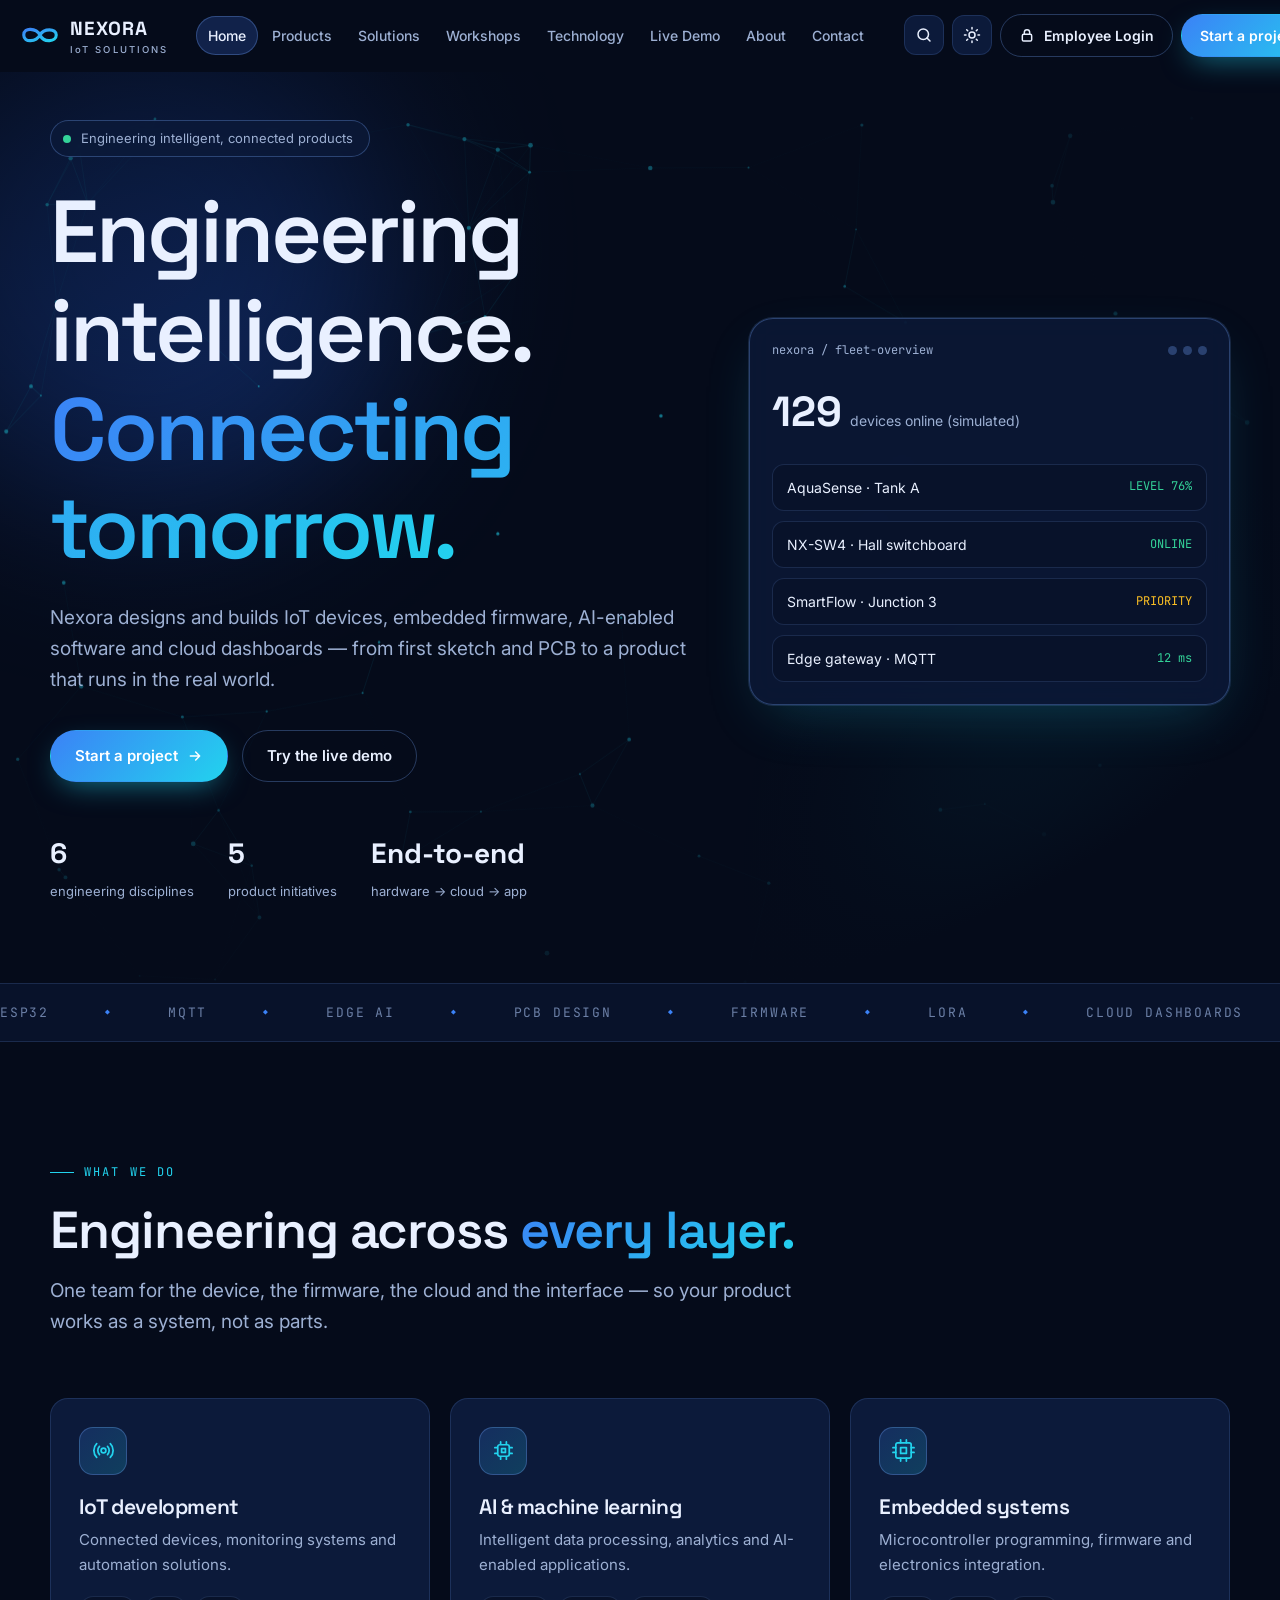
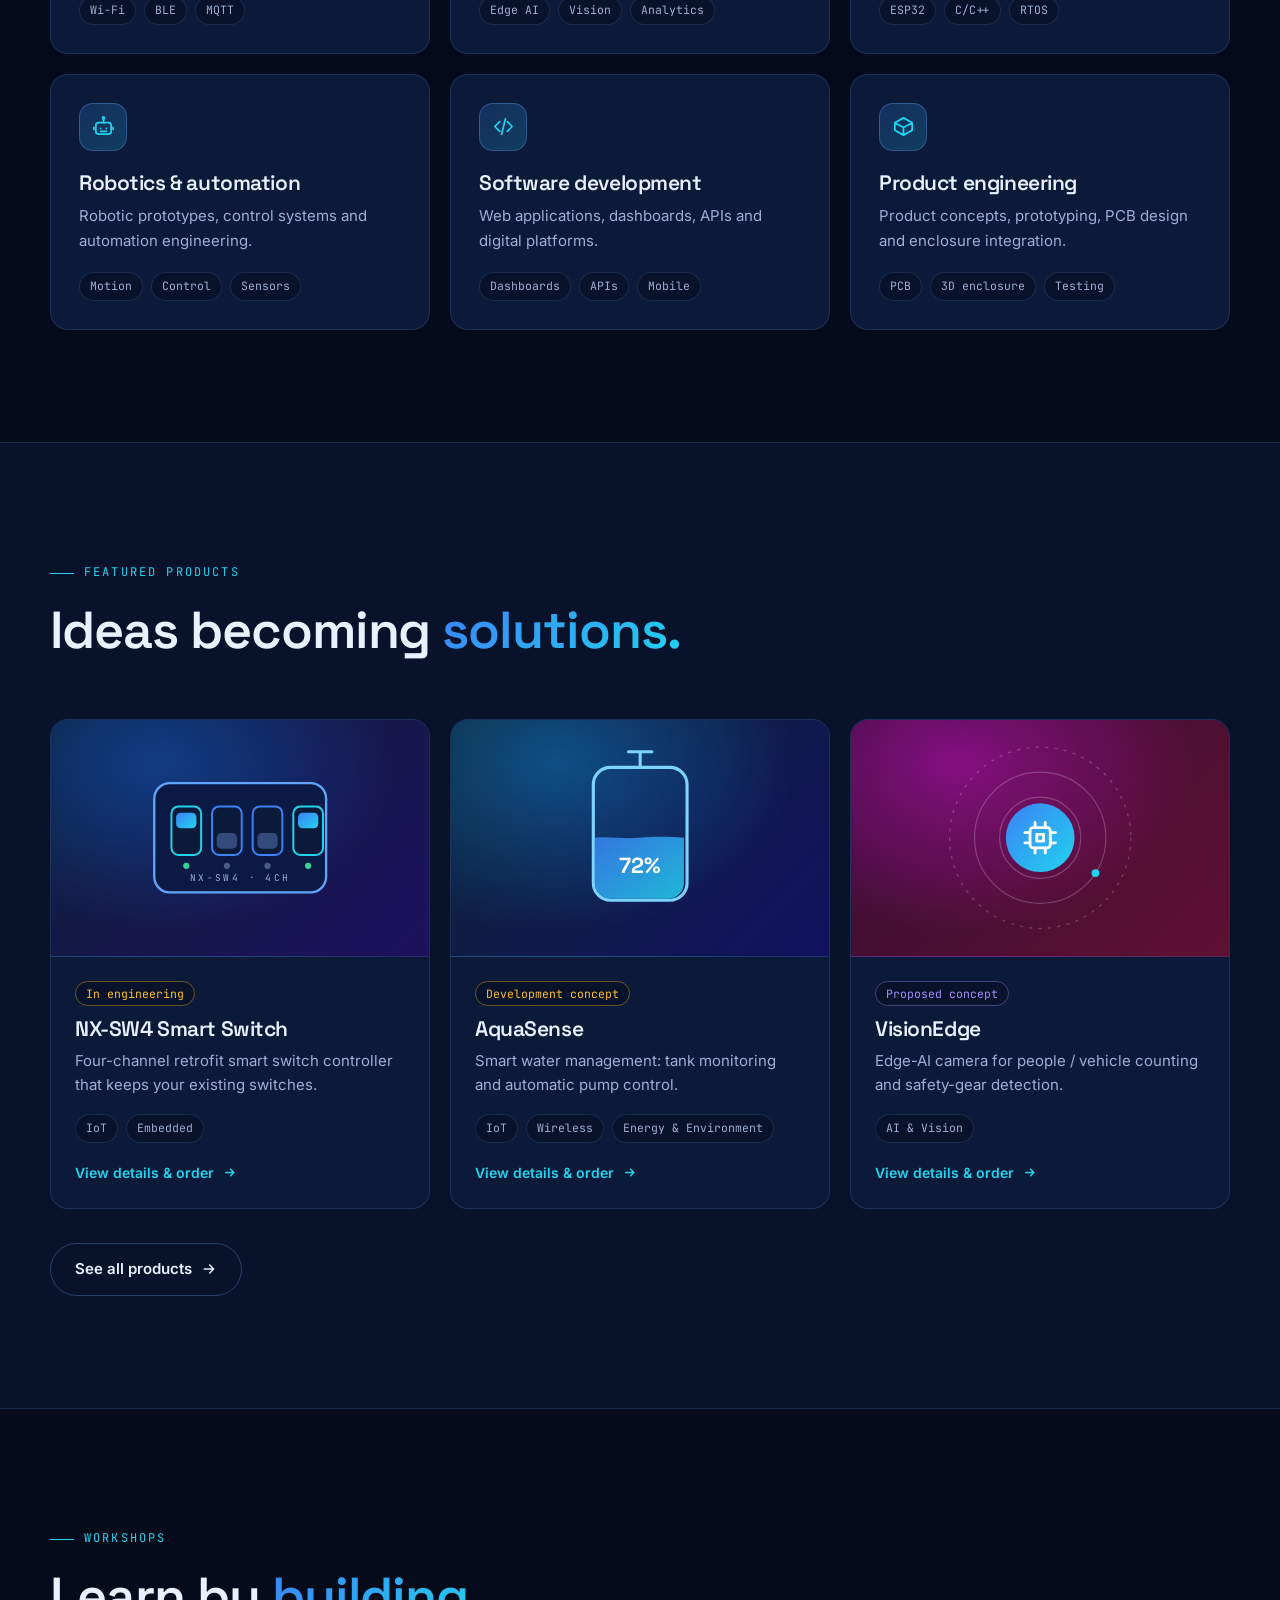
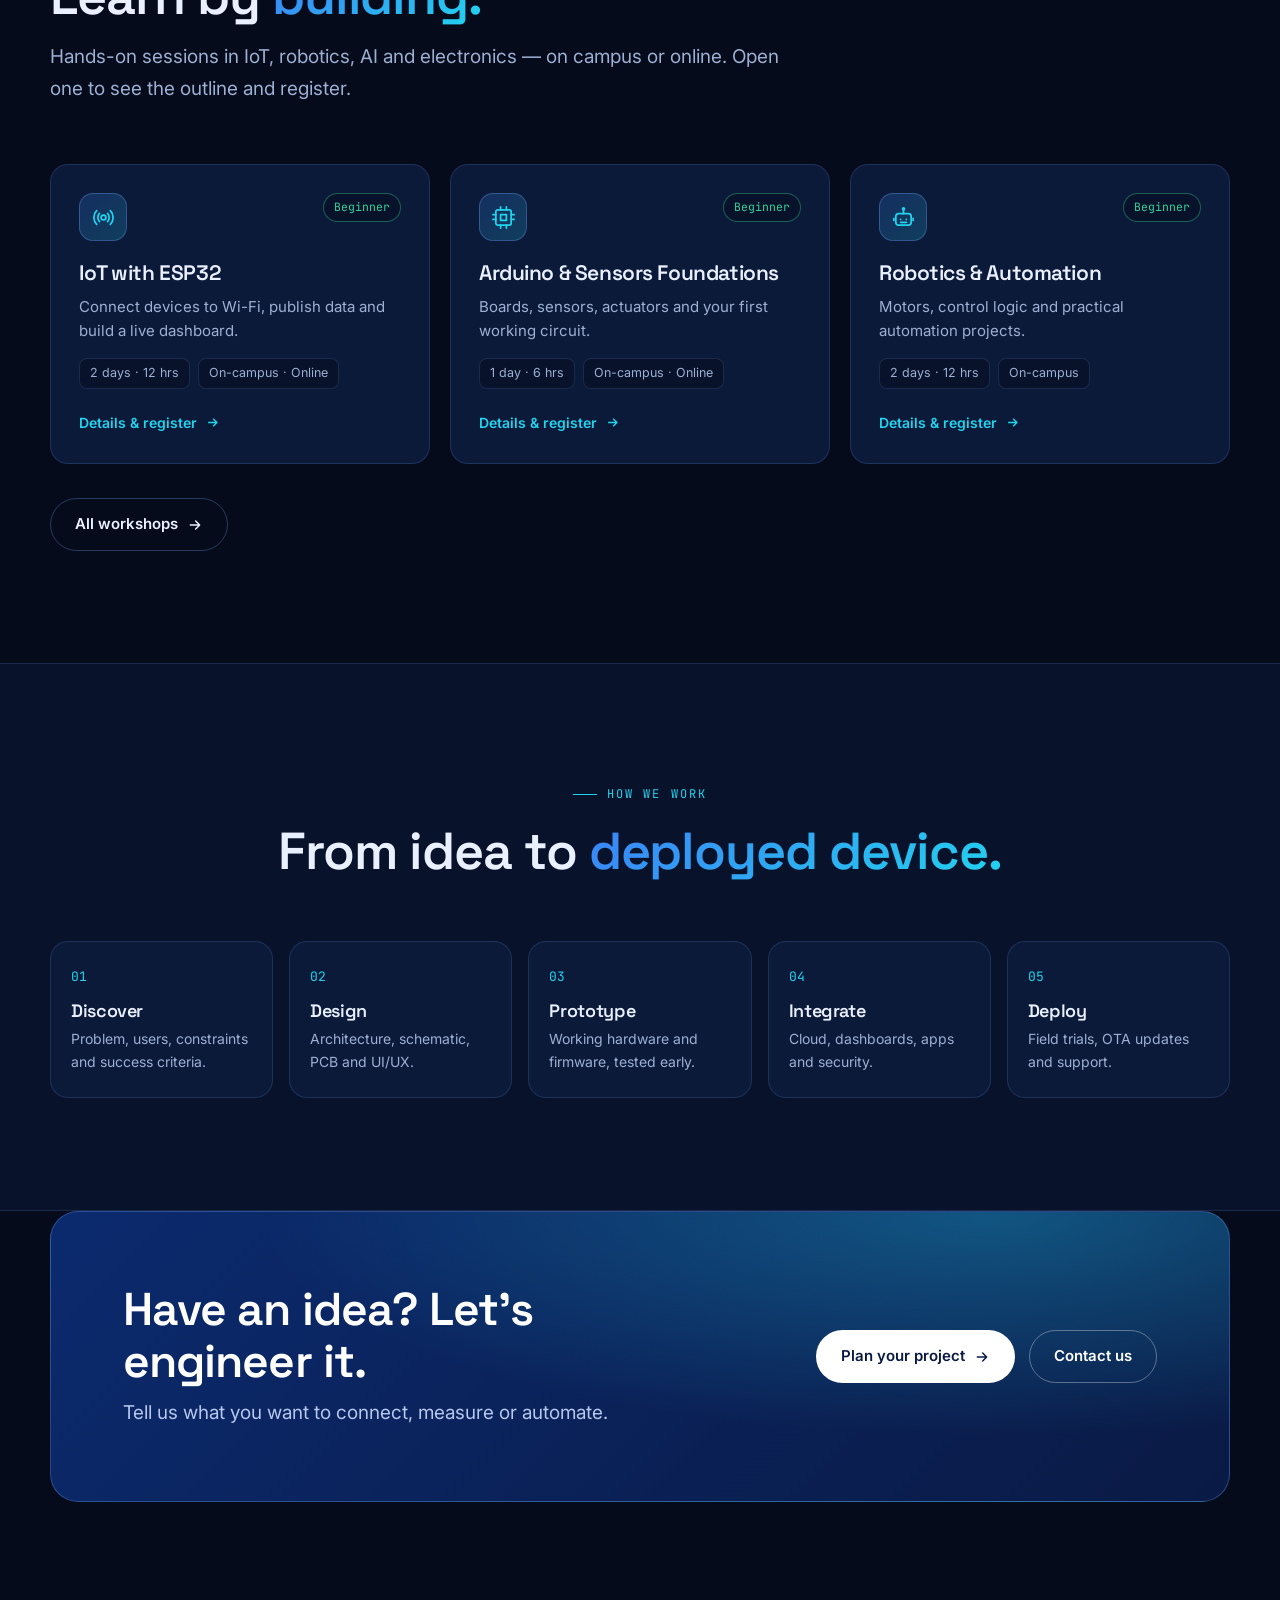
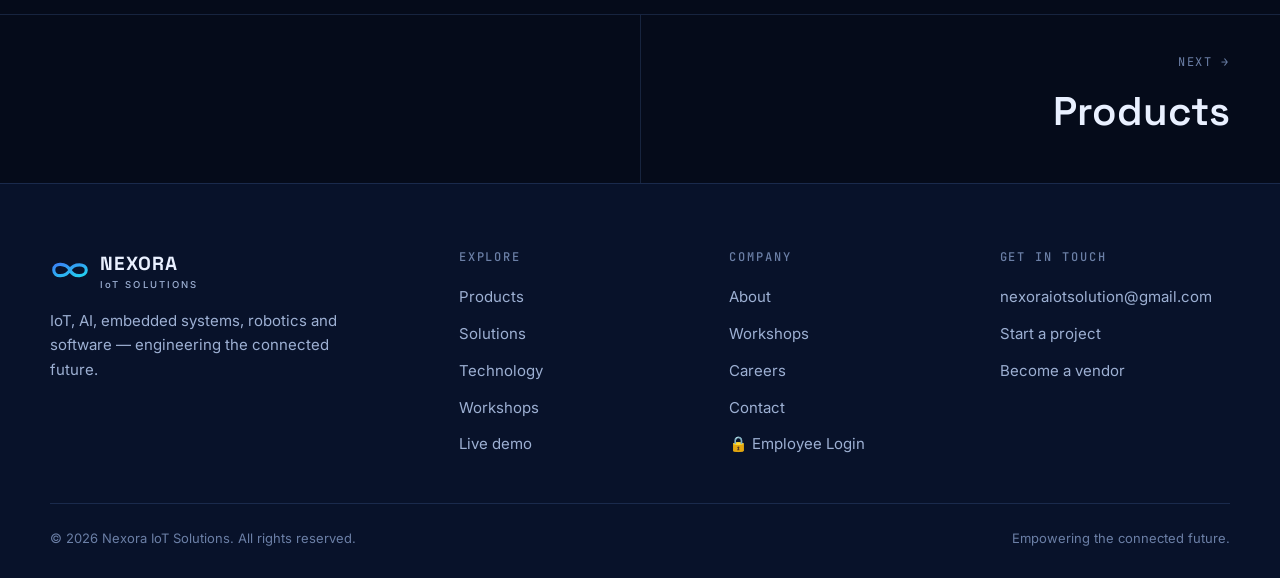
<file: index.html>
<!DOCTYPE html>
<html lang="en" data-theme="dark">
<head>
<meta charset="UTF-8">
<meta name="viewport" content="width=device-width, initial-scale=1.0">
<title>Nexora IoT Solutions | Empowering the Connected Future</title>
<meta name="description" content="Nexora IoT Solutions — IoT, AI, embedded systems, robotics and software engineering. Smart devices, cloud dashboards and product engineering.">
<meta name="theme-color" content="#050b1a">
<meta property="og:title" content="Nexora IoT Solutions">
<meta property="og:description" content="Engineering intelligence. Connecting tomorrow.">
<meta property="og:image" content="https://nexoraiot.tech/logo.png">
<link rel="icon" href="data:image/svg+xml,%3Csvg xmlns='http://www.w3.org/2000/svg' viewBox='0 0 64 32'%3E%3Cpath d='M32 16C26 6 8 4 8 16s18 10 24 0 22-10 24 0-18 12-24 0z' fill='none' stroke='%2322d3ee' stroke-width='5'/%3E%3C/svg%3E">
<link rel="preconnect" href="https://fonts.googleapis.com">
<link rel="preconnect" href="https://fonts.gstatic.com" crossorigin>
<link href="https://fonts.googleapis.com/css2?family=Inter:wght@400;500;600&family=Space+Grotesk:wght@500;600;700&family=JetBrains+Mono:wght@400;500&display=swap" rel="stylesheet">

<style>
/* ============ TOKENS ============ */
:root{
  --bg:#050b1a; --bg2:#08122a; --surface:#0c1a3a; --surface2:#11224a;
  --line:rgba(120,170,255,.16); --line2:rgba(120,170,255,.3);
  --text:#e9f0ff; --muted:#9db0d3; --faint:#6b7fa6;
  --brand:#3b82f6; --brand2:#22d3ee; --accent:#a78bfa; --ok:#34d399; --warn:#fbbf24; --bad:#f87171;
  --grad:linear-gradient(135deg,#3b82f6 0%,#22d3ee 100%);
  --glow:0 0 0 1px var(--line),0 20px 60px -20px rgba(34,211,238,.25);
  --r:18px; --nav-h:72px;
  --font:'Inter',system-ui,-apple-system,Segoe UI,Roboto,sans-serif;
  --display:'Space Grotesk','Inter',system-ui,sans-serif;
  --mono:'JetBrains Mono',ui-monospace,Menlo,monospace;
}
:root[data-theme="light"]{
  --bg:#f5f8ff; --bg2:#eaf0fc; --surface:#ffffff; --surface2:#f0f5ff;
  --line:rgba(30,64,140,.14); --line2:rgba(30,64,140,.28);
  --text:#0b1530; --muted:#46557a; --faint:#7385ab;
  --brand:#2563eb; --brand2:#0891b2; --accent:#7c3aed;
  --grad:linear-gradient(135deg,#2563eb 0%,#0891b2 100%);
  --glow:0 0 0 1px var(--line),0 20px 50px -24px rgba(37,99,235,.3);
}
*{box-sizing:border-box;margin:0;padding:0}
html{scroll-behavior:smooth}
body{font-family:var(--font);background:var(--bg);color:var(--text);line-height:1.65;-webkit-font-smoothing:antialiased;overflow-x:hidden;font-size:16px}
a{color:inherit;text-decoration:none}
img,svg,canvas{display:block;max-width:100%}
button,input,select,textarea{font:inherit;color:inherit}
h1,h2,h3,h4{font-family:var(--display);line-height:1.12;letter-spacing:-.02em;font-weight:600}
::selection{background:var(--brand);color:#fff}
:focus-visible{outline:2px solid var(--brand2);outline-offset:3px;border-radius:6px}
.wrap{width:min(1180px,100% - 40px);margin-inline:auto}
.sr{position:absolute;width:1px;height:1px;overflow:hidden;clip:rect(0 0 0 0)}
.skip{position:absolute;left:-999px;top:8px;background:var(--brand);color:#fff;padding:8px 14px;border-radius:8px;z-index:200}
.skip:focus{left:8px}

/* ============ NAV ============ */
.nav{position:fixed;inset:0 0 auto 0;height:var(--nav-h);z-index:100;display:flex;align-items:center;transition:background .3s,border-color .3s,backdrop-filter .3s;border-bottom:1px solid transparent}
.nav.scrolled{background:color-mix(in srgb,var(--bg) 82%,transparent);backdrop-filter:blur(16px) saturate(1.4);border-color:var(--line)}
.nav .wrap{display:flex;align-items:center;gap:28px}
.nav .wrap{width:min(1360px,100% - 40px)}
.brand{flex:none;white-space:nowrap;display:flex;align-items:center;gap:10px;font-family:var(--display);font-weight:700;font-size:19px;letter-spacing:.04em}
.brand svg{width:40px;height:20px;flex:none}
.brand small{display:block;font-family:var(--font);font-weight:500;font-size:9.5px;letter-spacing:.22em;color:var(--muted);margin-top:-2px}
.links{display:flex;gap:2px;margin-left:auto;align-items:center}
.links a{white-space:nowrap;padding:8px 12px;border-radius:999px;font-size:14px;font-weight:500;color:var(--muted);transition:.2s}
.links a:hover{color:var(--text);background:var(--surface)}
.links a.active{color:var(--text);background:var(--surface2);box-shadow:inset 0 0 0 1px var(--line2)}
.nav-tools{display:flex;gap:8px;align-items:center;flex:none}
@media(max-width:980px){.nav-tools{margin-left:auto}}
.icon-btn{width:40px;height:40px;border-radius:12px;border:1px solid var(--line);background:var(--surface);display:grid;place-items:center;cursor:pointer;transition:.2s}
.icon-btn:hover{border-color:var(--brand2)}
.icon-btn svg{width:18px;height:18px;stroke:currentColor;fill:none;stroke-width:2;stroke-linecap:round;stroke-linejoin:round}
.burger{display:none}
.nav .emp{padding:9px 16px}.emp svg{flex:none;width:16px;height:16px}
.mob-only{display:none}
@media(max-width:1240px){.emp span{display:none}.nav .btn.emp{padding:0;min-width:40px;width:40px;height:40px;justify-content:center;border-radius:12px;background:var(--surface);border-color:var(--line)}.nav .emp svg{width:18px;height:18px}}
@media(max-width:1180px){.nav .nav-cta{display:none}}
@media(max-width:640px){#search{display:none}}
.btn{display:inline-flex;align-items:center;gap:9px;padding:13px 24px;border-radius:999px;font-weight:600;font-size:15px;border:1px solid transparent;cursor:pointer;transition:transform .2s,box-shadow .2s,background .2s;white-space:nowrap}
.btn svg{width:16px;height:16px;stroke:currentColor;fill:none;stroke-width:2.2;stroke-linecap:round;stroke-linejoin:round;transition:transform .2s}
.btn:hover svg.arr{transform:translateX(3px)}
.btn.primary{background:var(--grad);color:#fff;box-shadow:0 10px 30px -10px rgba(34,211,238,.6)}
.btn.primary:hover{transform:translateY(-2px);box-shadow:0 16px 36px -10px rgba(34,211,238,.7)}
.btn.ghost{background:transparent;border-color:var(--line2);color:var(--text)}
.btn.ghost:hover{background:var(--surface);border-color:var(--brand2)}
.btn.sm{padding:9px 18px;font-size:14px}

@media(max-width:980px){
  .burger{display:grid}
  .links{position:fixed;inset:var(--nav-h) 0 auto 0;flex-direction:column;align-items:stretch;background:var(--bg);border-bottom:1px solid var(--line);padding:14px 20px 22px;gap:4px;transform:translateY(-130%);transition:transform .35s cubic-bezier(.2,.8,.2,1);margin:0;max-height:calc(100vh - var(--nav-h));overflow:auto}
  .links.open{transform:none}
  .links a{padding:13px 14px;font-size:16px;border-radius:12px}
  .mob-only{display:block;margin-top:8px;border:1px solid var(--line2)}
}

/* ============ PAGES / ROUTER ============ */
main{min-height:100vh;padding-top:var(--nav-h)}
.page{display:none}
.page.active{display:block;animation:pageIn .55s cubic-bezier(.2,.8,.2,1)}
@keyframes pageIn{from{opacity:0;transform:translateY(18px)}to{opacity:1;transform:none}}
.progress{position:fixed;top:0;left:0;height:3px;width:0;background:var(--grad);z-index:300;transition:width .35s ease,opacity .4s}

.section{padding:clamp(64px,9vw,112px) 0;position:relative}
.section.alt{background:var(--bg2);border-block:1px solid var(--line)}
.eyebrow{font-family:var(--mono);font-size:12px;letter-spacing:.18em;text-transform:uppercase;color:var(--brand2);display:inline-flex;align-items:center;gap:10px;margin-bottom:18px}
.eyebrow::before{content:"";width:24px;height:1px;background:var(--brand2)}
.h2{font-size:clamp(30px,4.4vw,52px);margin-bottom:16px}
.grad{background:var(--grad);-webkit-background-clip:text;background-clip:text;color:transparent}
.lead{color:var(--muted);font-size:clamp(16px,1.6vw,19px);max-width:62ch}
.head{margin-bottom:clamp(36px,5vw,60px)}
.head.center{text-align:center}.head.center .lead{margin-inline:auto}.head.center .eyebrow{justify-content:center}

.page-hero{padding:clamp(56px,8vw,100px) 0 clamp(36px,5vw,56px);position:relative;overflow:hidden}
.page-hero::before{content:"";position:absolute;inset:-40% -10% auto auto;width:640px;height:640px;background:radial-gradient(circle,rgba(59,130,246,.25),transparent 65%);pointer-events:none}
.page-hero h1{font-size:clamp(38px,6vw,72px);max-width:16ch;margin-bottom:20px}

/* reveal */
.rv{opacity:0;transform:translateY(26px);transition:opacity .7s ease,transform .7s cubic-bezier(.2,.8,.2,1)}
.rv.in{opacity:1;transform:none}
.d1{transition-delay:.08s}.d2{transition-delay:.16s}.d3{transition-delay:.24s}.d4{transition-delay:.32s}

/* ============ HERO ============ */
.hero{position:relative;min-height:calc(100vh - var(--nav-h));display:flex;align-items:center;overflow:hidden;padding:48px 0 80px}
#net{position:absolute;inset:0;width:100%;height:100%;opacity:.9}
.aurora i{position:absolute;border-radius:50%;filter:blur(90px);opacity:.35;animation:float 14s ease-in-out infinite alternate}
.aurora i:first-child{width:520px;height:520px;background:#2563eb;left:-120px;top:-80px}
.aurora i:last-child{width:460px;height:460px;background:#06b6d4;right:-100px;bottom:-120px;animation-delay:-6s}
:root[data-theme="light"] .aurora i{opacity:.18}
@keyframes float{to{transform:translate(60px,40px) scale(1.12)}}
.hero-card{transition:transform .2s ease-out;transform-style:preserve-3d}
.hero::after{content:"";position:absolute;inset:0;background:radial-gradient(ellipse at 30% 40%,transparent 0,var(--bg) 78%);pointer-events:none}
.hero .wrap{position:relative;z-index:2;display:grid;grid-template-columns:1.15fr .85fr;gap:48px;align-items:center}
.pill{display:inline-flex;align-items:center;gap:10px;padding:7px 16px 7px 12px;border:1px solid var(--line2);border-radius:999px;background:color-mix(in srgb,var(--surface) 70%,transparent);font-size:13px;color:var(--muted);margin-bottom:26px;backdrop-filter:blur(8px)}
.dot{width:8px;height:8px;border-radius:50%;background:var(--ok);box-shadow:0 0 0 0 var(--ok);animation:pulse 2s infinite}
@keyframes pulse{70%{box-shadow:0 0 0 9px transparent}100%{box-shadow:0 0 0 0 transparent}}
.hero h1{font-size:clamp(42px,7vw,88px);margin-bottom:24px;letter-spacing:-.035em}
.hero .lead{margin-bottom:34px}
.cta-row{display:flex;gap:14px;flex-wrap:wrap}
.hero-meta{display:flex;gap:34px;margin-top:48px;flex-wrap:wrap}
.hero-meta b{display:block;font-family:var(--display);font-size:28px}
.hero-meta span{font-size:13px;color:var(--muted)}
.hero-card{border:1px solid var(--line2);border-radius:24px;background:color-mix(in srgb,var(--surface) 78%,transparent);backdrop-filter:blur(14px);padding:22px;box-shadow:var(--glow)}
.hc-top{display:flex;justify-content:space-between;align-items:center;font-family:var(--mono);font-size:12px;color:var(--muted);margin-bottom:16px}
.hc-top i{display:flex;gap:6px}.hc-top i span{width:9px;height:9px;border-radius:50%;background:var(--line2)}
.hc-big{display:flex;align-items:baseline;gap:8px;margin-bottom:4px}
.hc-big b{font-family:var(--display);font-size:42px}.hc-big span{color:var(--muted);font-size:14px}
.hc-rows{display:grid;gap:10px;margin-top:18px}
.hc-row{display:flex;justify-content:space-between;align-items:center;padding:11px 14px;border-radius:12px;background:var(--bg2);border:1px solid var(--line);font-size:14px}
.hc-row em{font-style:normal;font-family:var(--mono);font-size:12px;color:var(--ok)}
.hc-row em.w{color:var(--warn)}
@media(max-width:900px){.hero .wrap{grid-template-columns:1fr}.hero-card{display:none}}

/* marquee */
.marquee{border-block:1px solid var(--line);background:var(--bg2);overflow:hidden;padding:18px 0}
.mq-track{display:flex;gap:56px;width:max-content;animation:mq 34s linear infinite}
.mq-track span{font-family:var(--mono);font-size:13px;letter-spacing:.14em;color:var(--faint);text-transform:uppercase;display:flex;align-items:center;gap:56px}
.mq-track span::after{content:"◆";color:var(--brand);font-size:8px}
@keyframes mq{to{transform:translateX(-50%)}}

/* ============ CARDS ============ */
.grid{display:grid;gap:20px}
.g2{grid-template-columns:repeat(2,1fr)}.g3{grid-template-columns:repeat(3,1fr)}.g4{grid-template-columns:repeat(4,1fr)}
@media(max-width:980px){.g3,.g4{grid-template-columns:repeat(2,1fr)}}
@media(max-width:640px){.g2,.g3,.g4{grid-template-columns:1fr}}
.card{position:relative;background:var(--surface);border:1px solid var(--line);border-radius:var(--r);padding:28px;transition:transform .3s,border-color .3s,box-shadow .3s;overflow:hidden}
.card::before{content:"";position:absolute;inset:0;background:radial-gradient(420px circle at var(--mx,50%) var(--my,0%),rgba(34,211,238,.12),transparent 45%);opacity:0;transition:opacity .3s;pointer-events:none}
.card:hover{transform:translateY(-5px);border-color:var(--line2);box-shadow:var(--glow)}
.card:hover::before{opacity:1}
.ico{width:48px;height:48px;border-radius:14px;display:grid;place-items:center;background:linear-gradient(135deg,rgba(59,130,246,.2),rgba(34,211,238,.2));border:1px solid var(--line2);margin-bottom:20px;color:var(--brand2)}
.ico svg{width:23px;height:23px;stroke:currentColor;fill:none;stroke-width:1.8;stroke-linecap:round;stroke-linejoin:round}
.card h3{font-size:21px;margin-bottom:10px}
.card p{color:var(--muted);font-size:15px}
.tags{display:flex;flex-wrap:wrap;gap:8px;margin-top:18px}
.tag{font-family:var(--mono);font-size:11.5px;padding:4px 10px;border-radius:999px;border:1px solid var(--line);color:var(--muted);background:var(--bg2)}
.tag.live{color:var(--ok);border-color:color-mix(in srgb,var(--ok) 40%,transparent)}
.tag.dev{color:var(--warn);border-color:color-mix(in srgb,var(--warn) 40%,transparent)}
.tag.con{color:var(--accent);border-color:color-mix(in srgb,var(--accent) 40%,transparent)}
.more{display:inline-flex;gap:8px;align-items:center;margin-top:20px;font-weight:600;font-size:14px;color:var(--brand2)}
.more svg{width:15px;height:15px;stroke:currentColor;fill:none;stroke-width:2.2;transition:transform .2s}
.card:hover .more svg{transform:translateX(4px)}

/* product feature rows */
.prod{display:grid;grid-template-columns:1fr 1fr;gap:48px;align-items:center;padding:56px 0;border-top:1px solid var(--line)}
.prod:first-of-type{border-top:0}
.prod:nth-of-type(even) .prod-art{order:2}
.prod-art{aspect-ratio:5/4;border-radius:24px;border:1px solid var(--line2);position:relative;overflow:hidden;display:grid;place-items:center;background:var(--surface)}
.prod-art svg{width:78%;height:auto}
.prod h3{font-size:clamp(28px,3.4vw,40px);margin:12px 0 14px}
.prod ul{list-style:none;margin:20px 0 6px;display:grid;gap:10px}
.prod li{display:flex;gap:12px;color:var(--muted);font-size:15px}
.prod li::before{content:"";flex:none;width:18px;height:18px;margin-top:3px;border-radius:50%;background:var(--grad);-webkit-mask:url("data:image/svg+xml,%3Csvg xmlns='http://www.w3.org/2000/svg' viewBox='0 0 24 24'%3E%3Cpath d='M5 12.5l4.5 4.5L19 7.5' fill='none' stroke='black' stroke-width='3' stroke-linecap='round' stroke-linejoin='round'/%3E%3C/svg%3E") center/contain no-repeat;mask:url("data:image/svg+xml,%3Csvg xmlns='http://www.w3.org/2000/svg' viewBox='0 0 24 24'%3E%3Cpath d='M5 12.5l4.5 4.5L19 7.5' fill='none' stroke='black' stroke-width='3' stroke-linecap='round' stroke-linejoin='round'/%3E%3C/svg%3E") center/contain no-repeat}
@media(max-width:860px){.prod{grid-template-columns:1fr;gap:28px}.prod:nth-of-type(even) .prod-art{order:0}}
.a1{background:linear-gradient(135deg,#0b2a5c,#0a4a7a)}.a2{background:linear-gradient(135deg,#3b1a5e,#0b2a5c)}.a3{background:linear-gradient(135deg,#0a3a4a,#0b2a5c)}.a4{background:linear-gradient(135deg,#0b2a5c,#1b3a8a)}.a5{background:linear-gradient(135deg,#4a2a0b,#0b2a5c)}
:root[data-theme="light"] .a1,:root[data-theme="light"] .a2,:root[data-theme="light"] .a3,:root[data-theme="light"] .a4,:root[data-theme="light"] .a5{filter:saturate(.9)}

/* ============ STATS / STEPS ============ */
.stats{display:grid;grid-template-columns:repeat(4,1fr);border:1px solid var(--line);border-radius:var(--r);background:var(--surface);overflow:hidden}
.stat{padding:32px 26px;border-right:1px solid var(--line)}.stat:last-child{border:0}
.stat b{display:block;font-family:var(--display);font-size:clamp(34px,4.4vw,52px)}
.stat span{color:var(--muted);font-size:14px}
@media(max-width:760px){.stats{grid-template-columns:repeat(2,1fr)}.stat:nth-child(2){border-right:0}.stat:nth-child(-n+2){border-bottom:1px solid var(--line)}}
@media(max-width:560px){.stat{padding:22px 16px}.stat b{font-size:30px}}
.steps{counter-reset:s;display:grid;grid-template-columns:repeat(5,1fr);gap:16px;position:relative}
.step{position:relative;padding:24px 20px;border-radius:var(--r);background:var(--surface);border:1px solid var(--line)}
.step::before{counter-increment:s;content:"0" counter(s);font-family:var(--mono);color:var(--brand2);font-size:13px;display:block;margin-bottom:14px}
.step h4{font-size:18px;margin-bottom:6px}.step p{font-size:14px;color:var(--muted)}
@media(max-width:980px){.steps{grid-template-columns:repeat(2,1fr)}}@media(max-width:560px){.steps{grid-template-columns:1fr}}

/* CTA band */
.cta-band{border-radius:28px;padding:clamp(36px,6vw,72px);background:radial-gradient(ellipse at 80% 0,rgba(34,211,238,.3),transparent 55%),linear-gradient(135deg,#0b2a6e,#0a1a45);border:1px solid var(--line2);display:flex;justify-content:space-between;align-items:center;gap:28px;flex-wrap:wrap;color:#fff}
.cta-band h2{font-size:clamp(28px,4vw,46px);max-width:18ch}
.cta-band .lead{color:#b7c8ee;margin-top:10px}
.btn.white{background:#fff;color:#0a1a45}.btn.white:hover{transform:translateY(-2px)}

/* ============ TECH ============ */
.arch{border:1px solid var(--line);border-radius:var(--r);background:var(--surface);padding:clamp(18px,3vw,36px);overflow-x:auto}
.arch svg{min-width:760px;width:100%;height:auto}
.arch text{font-family:var(--font);fill:var(--text)}
.chips{display:flex;flex-wrap:wrap;gap:10px}
.chip{padding:9px 16px;border-radius:12px;background:var(--surface);border:1px solid var(--line);font-size:14px;font-weight:500;transition:.2s}
.chip:hover{border-color:var(--brand2);transform:translateY(-2px)}
.stack-col h4{font-size:15px;font-family:var(--mono);letter-spacing:.1em;text-transform:uppercase;color:var(--brand2);margin-bottom:16px;font-weight:500}

/* ============ DEMO ============ */
.row{display:flex;justify-content:space-between;gap:10px;align-items:center;color:var(--muted)}
.row b{color:var(--text);font-weight:600}
.switch{position:relative;width:50px;height:28px;border-radius:999px;background:var(--line2);border:0;cursor:pointer;transition:.25s;flex:none}
.switch::after{content:"";position:absolute;top:3px;left:3px;width:22px;height:22px;border-radius:50%;background:#fff;transition:.25s;box-shadow:0 2px 6px #0005}
.switch[aria-checked="true"]{background:var(--grad)}.switch[aria-checked="true"]::after{transform:translateX(22px)}
.range{width:100%;accent-color:var(--brand2)}
.note{font-size:13px;color:var(--faint);margin-top:16px;display:flex;gap:8px;align-items:center}

.cc{border:1px solid var(--line2);border-radius:26px;background:linear-gradient(180deg,var(--surface),var(--bg2));box-shadow:var(--glow);overflow:hidden}
.cc-bar{display:flex;justify-content:space-between;align-items:center;gap:16px;flex-wrap:wrap;padding:18px 22px;border-bottom:1px solid var(--line);background:color-mix(in srgb,var(--bg2) 70%,transparent)}
.cc-title{display:flex;align-items:center;gap:14px}.cc-title b{display:block;font-family:var(--display);font-size:18px;line-height:1.2}.cc-title small{color:var(--muted);font-size:12.5px}.sim{color:var(--warn)}
.presets{display:flex;gap:8px;align-items:center;flex-wrap:wrap}
.pl{font-family:var(--mono);font-size:11px;letter-spacing:.14em;text-transform:uppercase;color:var(--faint);margin-right:4px}
.pre{padding:8px 15px;border-radius:999px;border:1px solid var(--line2);background:var(--surface);cursor:pointer;font-size:13.5px;font-weight:500;color:var(--text);transition:.2s}
.pre:hover{border-color:var(--brand2);transform:translateY(-1px)}.pre.ghost{background:transparent;color:var(--muted)}
.pre.act{background:var(--grad);border-color:transparent;color:#fff}

.cc-kpis{display:grid;grid-template-columns:repeat(4,1fr);gap:14px;padding:18px 22px 4px}
.kpi2{position:relative;padding:16px 18px;border-radius:16px;border:1px solid var(--line);background:var(--bg2);overflow:hidden;min-height:112px}
.kpi2>span{font-family:var(--mono);font-size:11px;letter-spacing:.12em;text-transform:uppercase;color:var(--faint)}
.kpi2 b{display:flex;align-items:baseline;gap:6px;margin-top:8px;font-family:var(--display);font-size:34px;line-height:1}
.kpi2 b i{font-style:normal}.kpi2 b u{text-decoration:none;font-size:14px;color:var(--muted);font-weight:500}
.kpi2 em{display:block;margin-top:12px;font-style:normal;font-size:12px;color:var(--muted)}
.kpi2 canvas{position:absolute;right:10px;bottom:8px;width:120px;height:32px}

.cc-grid{display:grid;grid-template-columns:repeat(12,1fr);gap:14px;padding:14px 22px 22px}
.pn{background:var(--bg2);border:1px solid var(--line);border-radius:18px;padding:18px 20px;min-width:0}
.pn h4{display:flex;justify-content:space-between;align-items:center;gap:10px;font-family:var(--mono);font-size:12px;font-weight:500;letter-spacing:.1em;text-transform:uppercase;color:var(--muted);margin-bottom:16px}
.pn h4 small{font-size:11px;letter-spacing:.02em;text-transform:none;color:var(--faint);font-family:var(--font)}
.cc-sw{grid-column:span 7}.cc-tank{grid-column:span 5}.cc-chart{grid-column:span 7}.cc-side{grid-column:span 5;display:grid;gap:14px;align-content:start}
@media(max-width:980px){.cc-kpis{grid-template-columns:repeat(2,1fr)}.cc-sw,.cc-tank,.cc-chart,.cc-side{grid-column:span 12}}
@media(max-width:560px){.cc-kpis,.cc-grid{padding-inline:12px}.cc-bar{padding-inline:14px}.tiles{gap:10px!important}.kpi2 canvas{display:none}}
.chip2{font-family:var(--mono)!important;font-size:11px!important;padding:3px 10px;border-radius:999px;border:1px solid var(--line2);color:var(--muted)!important;letter-spacing:.06em!important;text-transform:none}
.chip2.on{color:var(--ok)!important;border-color:color-mix(in srgb,var(--ok) 50%,transparent);background:color-mix(in srgb,var(--ok) 12%,transparent)}

.tiles{display:grid;grid-template-columns:repeat(2,1fr);gap:12px}
.tile{position:relative;text-align:left;padding:14px 14px 12px;border-radius:16px;border:1px solid var(--line);background:var(--surface);cursor:pointer;transition:.25s;display:flex;flex-direction:column;gap:4px;color:var(--text)}
.tile:hover{border-color:var(--line2);transform:translateY(-2px)}
.tile.on{border-color:color-mix(in srgb,var(--brand2) 55%,transparent);box-shadow:0 0 34px -14px var(--brand2);background:linear-gradient(180deg,color-mix(in srgb,var(--brand2) 9%,var(--surface)),var(--surface))}
.tile-top{display:flex;justify-content:space-between;align-items:center;font-size:14px;font-weight:600;gap:8px}
.tile-top small{font-family:var(--mono);color:var(--faint);font-weight:400;font-size:11px}
.tile svg.il{width:100%;height:88px}
.tile-foot{display:flex;justify-content:space-between;font-family:var(--mono);font-size:12px;color:var(--muted)}
.tile.on .tile-foot b{color:var(--ok)}
.il{--off:#27427a;--ln:#5b78b3}
:root[data-theme="light"] .il{--off:#c6d6f5;--ln:#6f8cc4}
.il *{transition:fill .3s,opacity .3s,stroke .3s}
.il .st{stroke:var(--ln);fill:none;stroke-width:2;stroke-linecap:round;stroke-linejoin:round}
.il .glow{opacity:0}.tile.on .il .glow{opacity:1}
.il .bulb{fill:var(--off)}.tile.on .il .bulb{fill:#fde68a;stroke:#fbbf24}
.il .rays{opacity:0;stroke:#fbbf24;stroke-width:2;stroke-linecap:round}.tile.on .il .rays{opacity:1}
.il .rotor{transform-origin:60px 44px;fill:var(--off)}.tile.on .il .rotor{fill:#7dd3fc;animation:spin 1s linear infinite}
@keyframes spin{to{transform:rotate(360deg)}}
.il .gbody{fill:var(--off)}.tile.on .il .gbody{fill:url(#heat)}
.il .steam{opacity:0;stroke:#fca5a5;fill:none;stroke-width:2;stroke-linecap:round}.tile.on .il .steam{animation:steam 2s ease-in infinite}
.il .steam.s2{animation-delay:.7s!important}
@keyframes steam{from{transform:translateY(8px);opacity:0}30%{opacity:.9}to{transform:translateY(-8px);opacity:0}}
.il .drop{opacity:0;fill:#38bdf8}.tile.on .il .drop{animation:fall 1.1s linear infinite}
.il .drop.d2{animation-delay:.35s!important}.il .drop.d3{animation-delay:.7s!important}
@keyframes fall{from{transform:translateY(-6px);opacity:0}20%{opacity:1}to{transform:translateY(24px);opacity:0}}

.tank2{display:flex;gap:24px;align-items:center}
.tank-vis{width:128px;height:200px;border:2px solid var(--line2);border-radius:16px 16px 26px 26px;position:relative;overflow:hidden;flex:none;background:var(--bg)}
.ticks{position:absolute;inset:0;background:repeating-linear-gradient(to bottom,transparent 0 19px,var(--line) 19px 20px);z-index:2;pointer-events:none}
.tank-fill{position:absolute;inset:auto 0 0 0;height:50%;background:linear-gradient(180deg,#38bdf8,#2563eb);transition:height .8s ease}
.tank-fill::before{content:"";position:absolute;top:-8px;left:-20%;width:140%;height:16px;border-radius:50%;background:rgba(255,255,255,.35);animation:wave 3s ease-in-out infinite alternate}
@keyframes wave{to{transform:translateX(10%)}}
.tank-pct{position:absolute;inset:0;display:grid;place-items:center;font-family:var(--display);font-weight:700;font-size:28px;color:#fff;text-shadow:0 2px 8px #0008;z-index:3}
.tank-info{flex:1;display:grid;gap:12px;font-size:14px;min-width:0}

.legend{display:flex;gap:16px;align-items:center;font-family:var(--font);font-size:12px;letter-spacing:0;text-transform:none;color:var(--muted)}
.legend i{width:10px;height:10px;border-radius:3px;display:inline-block;margin-right:-8px}.lg1{background:#a78bfa}.lg2{background:#22d3ee}
.cc-chart{display:flex;flex-direction:column}.chartwrap{position:relative;flex:1;min-height:250px}#chart{position:absolute;inset:0;width:100%;height:100%;display:block;touch-action:pan-y}
.cc-tank{display:flex;flex-direction:column}.cc-tank .tank2{flex:1}
.tip{position:absolute;top:4px;pointer-events:none;padding:7px 10px;border-radius:10px;background:var(--surface2);border:1px solid var(--line2);font-family:var(--mono);font-size:11.5px;white-space:nowrap;line-height:1.5}
.tip[hidden]{display:none}

.rules{display:grid;gap:10px}
.rule{display:flex;justify-content:space-between;align-items:center;gap:14px;padding:12px 14px;border-radius:12px;background:var(--surface);border:1px solid var(--line)}
.rule b{font-size:14px;display:block}.rule small{color:var(--muted);font-size:12.5px}
.log{font-family:var(--mono);font-size:12px;display:grid;gap:8px;min-height:170px;max-height:190px;overflow:hidden;align-content:start}
.log div{display:flex;gap:12px;color:var(--muted);animation:pageIn .4s;align-items:baseline}
.log time{color:var(--faint);flex:none}
.log div::before{content:"";width:7px;height:7px;border-radius:50%;background:var(--line2);flex:none;transform:translateY(-1px)}
.log div.ok::before{background:var(--ok)}.log div.wr::before{background:var(--warn)}
.log .ok{color:var(--ok)}.log .wr{color:var(--warn)}
/* ============ ESTIMATOR / FORMS ============ */
.est{display:grid;grid-template-columns:1.2fr .8fr;gap:24px;align-items:start}
@media(max-width:900px){.est{grid-template-columns:1fr}}
.opt-grid{display:grid;grid-template-columns:repeat(auto-fill,minmax(150px,1fr));gap:10px}
.opt{position:relative}
.opt input{position:absolute;opacity:0;inset:0;cursor:pointer}
.opt span{display:block;padding:12px 14px;border-radius:12px;border:1px solid var(--line);background:var(--bg2);font-size:14px;text-align:center;transition:.2s}
.opt input:checked+span{border-color:var(--brand2);background:color-mix(in srgb,var(--brand2) 14%,var(--bg2));color:var(--text);box-shadow:0 0 0 1px var(--brand2)}
.opt input:focus-visible+span{outline:2px solid var(--brand2);outline-offset:2px}
.fld{display:grid;gap:7px;margin-bottom:18px}
.fld>label,.lbl{font-size:13px;font-weight:600;color:var(--muted);letter-spacing:.02em}
.inp,.fld input,.fld select,.fld textarea{width:100%;padding:13px 15px;border-radius:12px;border:1px solid var(--line2);background:var(--bg2);outline:0;transition:.2s;font-size:15px}
.fld input:focus,.fld select:focus,.fld textarea:focus{border-color:var(--brand2);box-shadow:0 0 0 3px color-mix(in srgb,var(--brand2) 22%,transparent)}
.fld textarea{min-height:120px;resize:vertical}
.fld select option{background:var(--bg2);color:var(--text)}
.two{display:grid;grid-template-columns:1fr 1fr;gap:16px}@media(max-width:560px){.two{grid-template-columns:1fr}}
.result{position:sticky;top:calc(var(--nav-h) + 20px)}
.meter{height:10px;border-radius:99px;background:var(--bg2);border:1px solid var(--line);overflow:hidden;margin:10px 0 20px}
.meter i{display:block;height:100%;width:30%;background:var(--grad);border-radius:99px;transition:width .5s cubic-bezier(.2,.8,.2,1)}
.big{font-family:var(--display);font-size:34px;font-weight:700}

.tabs{display:flex;gap:8px;flex-wrap:wrap;margin-bottom:26px}
.tab{padding:10px 18px;border-radius:999px;border:1px solid var(--line);background:var(--surface);font-weight:500;font-size:14px;cursor:pointer;color:var(--muted);transition:.2s}
.tab:hover{color:var(--text);border-color:var(--line2)}
.tab[aria-selected="true"]{background:var(--grad);color:#fff;border-color:transparent}
.toast{position:fixed;bottom:24px;left:50%;transform:translate(-50%,140%);background:var(--surface2);border:1px solid var(--brand2);padding:14px 22px;border-radius:14px;z-index:400;box-shadow:var(--glow);transition:transform .4s cubic-bezier(.2,.8,.2,1),opacity .3s;max-width:calc(100% - 32px);font-size:14px;opacity:0;visibility:hidden}
.toast.show{transform:translate(-50%,0);opacity:1;visibility:visible}
.cgrid{display:grid;grid-template-columns:1.25fr .75fr;gap:40px;align-items:start}
@media(max-width:860px){.cgrid{grid-template-columns:1fr}}
.contact-list{display:grid;gap:18px;margin-top:28px}
.contact-list a,.contact-list div{display:flex;gap:14px;align-items:center;color:var(--muted)}
.contact-list b{display:block;color:var(--text);font-size:15px}

/* timeline / about */
.tl{position:relative;display:grid;gap:26px;padding-left:30px}
.tl::before{content:"";position:absolute;left:7px;top:6px;bottom:6px;width:1px;background:var(--line2)}
.tl-i{position:relative}.tl-i::before{content:"";position:absolute;left:-30px;top:6px;width:15px;height:15px;border-radius:50%;background:var(--bg);border:2px solid var(--brand2)}
.tl-i small{font-family:var(--mono);color:var(--brand2);font-size:12px}.tl-i h4{font-size:19px;margin:3px 0 4px}.tl-i p{color:var(--muted);font-size:15px}
.val{display:flex;gap:16px}.val .ico{flex:none;margin:0}.val h4{font-size:18px;margin-bottom:4px}.val p{font-size:15px;color:var(--muted)}

/* roles */
.role{display:flex;justify-content:space-between;align-items:center;gap:18px;padding:22px 26px;border:1px solid var(--line);border-radius:var(--r);background:var(--surface);transition:.25s;flex-wrap:wrap}
.role:hover{border-color:var(--brand2);transform:translateX(4px)}
.role h4{font-size:19px}.role p{color:var(--muted);font-size:14px}

/* ============ FOOTER ============ */
footer{border-top:1px solid var(--line);background:var(--bg2);padding:64px 0 28px;margin-top:0}
.f-grid{display:grid;grid-template-columns:1.6fr 1fr 1fr 1fr;gap:40px}
@media(max-width:860px){.f-grid{grid-template-columns:1fr 1fr}}@media(max-width:520px){.f-grid{grid-template-columns:1fr}}
footer h5{font-family:var(--mono);font-size:12px;letter-spacing:.16em;text-transform:uppercase;color:var(--faint);margin-bottom:16px;font-weight:500}
footer ul{list-style:none;display:grid;gap:10px}
footer li a{color:var(--muted);font-size:15px;transition:.2s}footer li a:hover{color:var(--brand2)}
.f-bot{display:flex;justify-content:space-between;gap:16px;flex-wrap:wrap;border-top:1px solid var(--line);margin-top:46px;padding-top:24px;color:var(--faint);font-size:13px}
.to-top{position:fixed;right:20px;bottom:20px;z-index:90;opacity:0;pointer-events:none;transition:.3s;transform:translateY(10px)}
.to-top.show{opacity:1;pointer-events:auto;transform:none}

/* command palette */
.cmd{position:fixed;inset:0;z-index:500;background:rgba(2,6,18,.6);backdrop-filter:blur(6px);display:none;align-items:flex-start;justify-content:center;padding-top:14vh}
.cmd.open{display:flex;animation:pageIn .25s}
.cmd-box{width:min(560px,calc(100% - 32px));background:var(--surface);border:1px solid var(--line2);border-radius:18px;box-shadow:0 30px 80px -20px #000a;overflow:hidden}
.cmd-box input{width:100%;padding:18px 22px;background:transparent;border:0;border-bottom:1px solid var(--line);outline:0;font-size:17px}
.cmd-list{max-height:min(52vh,380px);overflow:auto;padding:8px}
.cmd-item{display:flex;align-items:center;gap:12px;padding:12px 14px;border-radius:12px;cursor:pointer;color:var(--muted);font-size:15px}
.cmd-item svg{width:18px;height:18px;stroke:currentColor;fill:none;stroke-width:1.9;stroke-linecap:round;stroke-linejoin:round;flex:none}
.cmd-item.sel{background:var(--surface2);color:var(--text)}
.cmd-item kbd,.cmd-foot kbd{margin-left:auto;font-family:var(--mono);font-size:11px;border:1px solid var(--line2);border-radius:6px;padding:2px 7px;color:var(--faint)}
.cmd-foot{display:flex;gap:16px;padding:10px 18px;border-top:1px solid var(--line);font-size:12px;color:var(--faint)}
.cmd-foot kbd{margin:0 4px 0 0}
/* next / prev */
.nextp{border-top:1px solid var(--line);padding:0}
.nextp .wrap{display:grid;grid-template-columns:1fr 1fr}
.nextp a{padding:38px 0;display:flex;flex-direction:column;gap:6px;transition:.25s}
.nextp a small{font-family:var(--mono);font-size:12px;letter-spacing:.14em;text-transform:uppercase;color:var(--faint)}
.nextp a b{font-family:var(--display);font-size:clamp(24px,3.4vw,40px);font-weight:600;transition:.25s}
.nextp a:hover b{color:var(--brand2)}
.nextp a.nx{text-align:right;align-items:flex-end;border-left:1px solid var(--line);padding-left:30px}
.nextp a.nx:hover{padding-right:10px}.nextp a.pv:hover{padding-left:10px}
/* faq */
.faq{display:grid;gap:12px;max-width:820px}
.faq details{background:var(--surface);border:1px solid var(--line);border-radius:14px;transition:.2s}
.faq details[open]{border-color:var(--line2)}
.faq summary{list-style:none;cursor:pointer;padding:18px 22px;font-weight:600;display:flex;justify-content:space-between;gap:16px;align-items:center}
.faq summary::-webkit-details-marker{display:none}
.faq summary::after{content:"+";font-size:22px;color:var(--brand2);transition:transform .25s}
.faq details[open] summary::after{transform:rotate(45deg)}
.faq p{padding:0 22px 20px;color:var(--muted);font-size:15px}
/* filter */
.filters{display:flex;gap:8px;flex-wrap:wrap;margin-bottom:6px}
.prod[hidden]{display:none}
/* form states */
.fld input.bad,.fld textarea.bad{border-color:var(--bad);box-shadow:0 0 0 3px color-mix(in srgb,var(--bad) 20%,transparent)}
.err{color:var(--bad);font-size:12.5px;min-height:0}
.ok-box{display:none;gap:14px;align-items:flex-start;padding:16px 18px;margin-top:18px;border:1px solid color-mix(in srgb,var(--ok) 50%,transparent);background:color-mix(in srgb,var(--ok) 10%,transparent);border-radius:14px;font-size:14.5px}
.ok-box.show{display:flex;animation:pageIn .4s}
.ok-box svg{width:22px;height:22px;flex:none;stroke:var(--ok);fill:none;stroke-width:2.4;stroke-linecap:round;stroke-linejoin:round}
/* toolbar / search / product + workshop cards */
.toolbar{display:flex;gap:14px;justify-content:space-between;align-items:center;flex-wrap:wrap;margin-bottom:12px}
.toolbar .tabs{margin:0}
.search{position:relative;flex:0 1 280px;min-width:200px}
.search svg{position:absolute;left:14px;top:50%;transform:translateY(-50%);width:17px;height:17px;stroke:var(--faint);fill:none;stroke-width:2;pointer-events:none}
.search input{width:100%;padding:11px 14px 11px 40px;border-radius:999px;border:1px solid var(--line2);background:var(--surface);outline:0;font-size:14.5px}
.search input:focus{border-color:var(--brand2);box-shadow:0 0 0 3px color-mix(in srgb,var(--brand2) 22%,transparent)}
.empty{text-align:center;padding:60px 0;color:var(--muted);display:grid;gap:16px;justify-items:center}
.empty[hidden]{display:none}
.tab .n{opacity:.65;margin-left:6px;font-size:12px}
.steps.s3{grid-template-columns:repeat(3,1fr)}@media(max-width:760px){.steps.s3{grid-template-columns:1fr}}
.pcard{display:flex;flex-direction:column;padding:0;cursor:pointer}
.pc-art{aspect-ratio:16/10;display:grid;place-items:center;position:relative;overflow:hidden;border-bottom:1px solid var(--line)}
.pc-art svg{width:62%;height:auto;max-height:92%}
.pc-b{padding:22px 24px 24px;display:flex;flex-direction:column;flex:1}
.pc-b h3{font-size:21px;margin:12px 0 8px}.pc-b p{flex:1}
.pc-b .tags{margin-top:16px}
.wk-meta{display:flex;flex-wrap:wrap;gap:8px;margin:14px 0 4px}
.wk-meta span{display:inline-flex;gap:6px;align-items:center;font-size:12.5px;color:var(--muted);padding:4px 10px;border-radius:8px;background:var(--bg2);border:1px solid var(--line)}
.lv-b{color:var(--ok)!important}.lv-i{color:var(--warn)!important}.lv-a{color:var(--accent)!important}
.tl-ico{display:flex;justify-content:space-between;align-items:flex-start}
.pcard .pc-art + .pc-b .more,.card .more{margin-top:18px}

/* modal (pop-up detail page) */
.modal{position:fixed;inset:0;z-index:450;display:none}
.modal.open{display:block}
.m-back{position:absolute;inset:0;background:rgba(2,6,18,.68);backdrop-filter:blur(6px);animation:fade .25s}
@keyframes fade{from{opacity:0}}
@keyframes mIn{from{opacity:0;transform:translate(-50%,-47%) scale(.98)}}
@keyframes sheet{from{transform:translateY(60px);opacity:0}}
.m-panel{position:absolute;left:50%;top:50%;transform:translate(-50%,-50%);width:min(980px,calc(100% - 32px));max-height:min(90vh,880px);background:var(--surface);border:1px solid var(--line2);border-radius:26px;box-shadow:0 40px 100px -30px #000;display:flex;flex-direction:column;overflow:hidden;animation:mIn .35s cubic-bezier(.2,.8,.2,1)}
.m-close{position:absolute;top:14px;right:14px;z-index:6;background:color-mix(in srgb,var(--surface) 85%,transparent);backdrop-filter:blur(6px)}
.m-scroll{overflow:auto;flex:1;overscroll-behavior:contain}
.m-head{display:grid;grid-template-columns:290px 1fr;border-bottom:1px solid var(--line)}
.m-art{min-height:240px;display:grid;place-items:center;position:relative;overflow:hidden;color:#fff}
.m-art svg{width:88%;height:auto;max-height:230px}
.m-title{padding:32px 60px 26px 34px}
.m-title h2{font-size:clamp(26px,3.6vw,38px);margin:12px 0 10px}
.m-title p{color:var(--muted)}
.m-body{padding:28px 34px 30px;display:grid;grid-template-columns:1fr 1fr;gap:30px}
.m-body h4{font-family:var(--mono);font-size:12px;letter-spacing:.14em;text-transform:uppercase;color:var(--brand2);margin-bottom:12px;font-weight:500}
.m-body .full{grid-column:1/-1}
.m-list{list-style:none;display:grid;gap:9px}
.m-list li{display:flex;gap:11px;color:var(--muted);font-size:14.5px}
.m-list li::before{content:"";flex:none;width:18px;height:18px;margin-top:3px;border-radius:50%;background:var(--grad);-webkit-mask:url("data:image/svg+xml,%3Csvg xmlns='http://www.w3.org/2000/svg' viewBox='0 0 24 24'%3E%3Cpath d='M5 12.5l4.5 4.5L19 7.5' fill='none' stroke='black' stroke-width='3' stroke-linecap='round' stroke-linejoin='round'/%3E%3C/svg%3E") center/contain no-repeat;mask:url("data:image/svg+xml,%3Csvg xmlns='http://www.w3.org/2000/svg' viewBox='0 0 24 24'%3E%3Cpath d='M5 12.5l4.5 4.5L19 7.5' fill='none' stroke='black' stroke-width='3' stroke-linecap='round' stroke-linejoin='round'/%3E%3C/svg%3E") center/contain no-repeat}
.spec{display:grid;border:1px solid var(--line);border-radius:14px;overflow:hidden;background:var(--bg2)}
.spec div{display:flex;justify-content:space-between;gap:16px;padding:10px 14px;font-size:14px;border-bottom:1px solid var(--line)}
.spec div:last-child{border:0}.spec span{color:var(--muted)}.spec b{font-weight:500;text-align:right}
.m-foot{display:flex;gap:12px;align-items:center;justify-content:space-between;padding:16px 34px;border-top:1px solid var(--line);background:var(--bg2);flex-wrap:wrap}
.m-foot .l{display:flex;gap:10px;flex-wrap:wrap}
.m-foot[hidden]{display:none}
.m-form{padding:28px 34px 34px;max-width:760px}
.m-form h3{font-size:26px;margin-bottom:6px}
.m-form .sub{color:var(--muted);font-size:15px;margin-bottom:22px}
.back-link{display:inline-flex;gap:6px;align-items:center;color:var(--muted);font-size:14px;margin-bottom:18px;cursor:pointer;background:none;border:0}
.back-link:hover{color:var(--text)}
.success{text-align:center;padding:56px 34px 60px}
.success h3{font-size:28px;margin-bottom:8px}.success p{color:var(--muted);max-width:46ch;margin:0 auto}
.ok-ic{width:72px;height:72px;border-radius:50%;margin:0 auto 22px;display:grid;place-items:center;background:color-mix(in srgb,var(--ok) 15%,transparent);border:1px solid var(--ok);animation:pop .5s cubic-bezier(.2,1.4,.4,1)}
@keyframes pop{from{transform:scale(.5);opacity:0}}
.ok-ic svg{width:34px;height:34px;stroke:var(--ok);fill:none;stroke-width:2.6;stroke-linecap:round;stroke-linejoin:round}
.refbox{display:inline-block;font-family:var(--mono);padding:8px 16px;border:1px dashed var(--line2);border-radius:10px;margin:16px 0;color:var(--brand2);letter-spacing:.08em}
.fld .hint{font-size:12px;color:var(--faint)}
@media(max-width:760px){
 .m-panel{left:0;right:0;top:auto;bottom:0;transform:none;width:100%;max-height:94vh;border-radius:24px 24px 0 0;animation:sheet .35s cubic-bezier(.2,.8,.2,1)}
 .m-head{grid-template-columns:1fr}.m-art{min-height:160px}.m-art svg{max-height:150px}
 .m-title{padding:22px 20px 20px}.m-body{grid-template-columns:1fr;padding:22px 20px;gap:24px}
 .m-foot,.m-form{padding-inline:20px}.m-foot .btn{flex:1;justify-content:center}.m-foot .l{flex:1}
}
body.m-lock{overflow:hidden}

@media(prefers-reduced-motion:reduce){*,*::before,*::after{animation:none!important;transition:none!important;scroll-behavior:auto!important}.rv{opacity:1;transform:none}}
</style>
</head>
<body>
<a class="skip" href="#main">Skip to content</a>
<div class="progress" id="progress"></div>

<!-- SVG sprite -->
<svg width="0" height="0" style="position:absolute" aria-hidden="true">
  <defs>
    <linearGradient id="lg" x1="0" y1="0" x2="1" y2="1"><stop offset="0" stop-color="#3b82f6"/><stop offset="1" stop-color="#22d3ee"/></linearGradient>
    <radialGradient id="gl"><stop offset="0" stop-color="#fde68a" stop-opacity=".85"/><stop offset="1" stop-color="#fde68a" stop-opacity="0"/></radialGradient>
    <linearGradient id="heat" x1="0" y1="0" x2="0" y2="1"><stop offset="0" stop-color="#fb923c"/><stop offset="1" stop-color="#ef4444"/></linearGradient>
    <symbol id="i-arrow" viewBox="0 0 24 24"><path d="M5 12h14M13 6l6 6-6 6"/></symbol>
    <symbol id="i-iot" viewBox="0 0 24 24"><circle cx="12" cy="12" r="2.5"/><path d="M7.8 7.8a6 6 0 0 0 0 8.4M16.2 7.8a6 6 0 0 1 0 8.4M4.9 4.9a10 10 0 0 0 0 14.2M19.1 4.9a10 10 0 0 1 0 14.2"/></symbol>
    <symbol id="i-ai" viewBox="0 0 24 24"><path d="M9 3v2M15 3v2M9 19v2M15 19v2M3 9h2M3 15h2M19 9h2M19 15h2"/><rect x="6" y="6" width="12" height="12" rx="2"/><path d="M10 10h4v4h-4z"/></symbol>
    <symbol id="i-chip" viewBox="0 0 24 24"><rect x="4" y="4" width="16" height="16" rx="2"/><rect x="9" y="9" width="6" height="6"/><path d="M9 1v3M15 1v3M9 20v3M15 20v3M20 9h3M20 14h3M1 9h3M1 14h3"/></symbol>
    <symbol id="i-robot" viewBox="0 0 24 24"><rect x="4" y="8" width="16" height="12" rx="3"/><path d="M12 8V4M9 14h.01M15 14h.01M9 17h6M2 13v2M22 13v2"/><circle cx="12" cy="3" r="1"/></symbol>
    <symbol id="i-code" viewBox="0 0 24 24"><path d="M8 7l-5 5 5 5M16 7l5 5-5 5M14 4l-4 16"/></symbol>
    <symbol id="i-box" viewBox="0 0 24 24"><path d="M21 8l-9-5-9 5v8l9 5 9-5V8zM3 8l9 5 9-5M12 13v8"/></symbol>
    <symbol id="i-cloud" viewBox="0 0 24 24"><path d="M7 18a4.5 4.5 0 0 1-.5-9A6 6 0 0 1 18 9.5a4 4 0 0 1-.5 8.5H7z"/></symbol>
    <symbol id="i-shield" viewBox="0 0 24 24"><path d="M12 3l8 3v6c0 5-3.5 8-8 9-4.5-1-8-4-8-9V6l8-3z"/><path d="M9 12l2 2 4-4"/></symbol>
    <symbol id="i-drop" viewBox="0 0 24 24"><path d="M12 3s6 6.5 6 11a6 6 0 0 1-12 0c0-4.5 6-11 6-11z"/></symbol>
    <symbol id="i-heart" viewBox="0 0 24 24"><path d="M3 12h4l2-5 4 10 2-5h6"/></symbol>
    <symbol id="i-traffic" viewBox="0 0 24 24"><rect x="8" y="2" width="8" height="20" rx="3"/><circle cx="12" cy="7" r="1.3"/><circle cx="12" cy="12" r="1.3"/><circle cx="12" cy="17" r="1.3"/></symbol>
    <symbol id="i-plug" viewBox="0 0 24 24"><path d="M9 2v6M15 2v6M6 8h12v4a6 6 0 0 1-12 0V8zM12 18v4"/></symbol>
    <symbol id="i-band" viewBox="0 0 24 24"><rect x="3" y="9" width="18" height="6" rx="3"/><path d="M8 12h.01M12 12h4"/></symbol>
    <symbol id="i-leaf" viewBox="0 0 24 24"><path d="M5 19c0-9 5-14 15-14 0 10-5 15-14 15M5 19c2-5 5-8 9-10"/></symbol>
    <symbol id="i-build" viewBox="0 0 24 24"><path d="M4 21V5l8-3v19M12 8l8 3v10M8 7h.01M8 11h.01M8 15h.01M16 15h.01M16 18h.01"/></symbol>
    <symbol id="i-factory" viewBox="0 0 24 24"><path d="M2 21V9l6 4V9l6 4V5h4v16H2zM6 17h2M11 17h2"/></symbol>
    <symbol id="i-school" viewBox="0 0 24 24"><path d="M2 9l10-5 10 5-10 5L2 9zM6 11.5V16c0 1.5 3 3 6 3s6-1.5 6-3v-4.5"/></symbol>
    <symbol id="i-city" viewBox="0 0 24 24"><path d="M3 21h18M5 21V9h6v12M13 21V4h6v17M8 13h.01M8 17h.01M16 8h.01M16 12h.01M16 16h.01"/></symbol>
    <symbol id="i-mail" viewBox="0 0 24 24"><rect x="3" y="5" width="18" height="14" rx="2"/><path d="M3 7l9 6 9-6"/></symbol>
    <symbol id="i-globe" viewBox="0 0 24 24"><circle cx="12" cy="12" r="9"/><path d="M3 12h18M12 3c3 3.5 3 14.5 0 18M12 3c-3 3.5-3 14.5 0 18"/></symbol>
    <symbol id="i-lock" viewBox="0 0 24 24"><rect x="5" y="11" width="14" height="10" rx="2"/><path d="M8 11V8a4 4 0 0 1 8 0v3"/></symbol>
    <symbol id="i-bolt" viewBox="0 0 24 24"><path d="M13 2L4 14h7l-1 8 9-12h-7l1-8z"/></symbol>
    <symbol id="i-eye" viewBox="0 0 24 24"><path d="M2 12s4-7 10-7 10 7 10 7-4 7-10 7S2 12 2 12z"/><circle cx="12" cy="12" r="3"/></symbol>
    <symbol id="i-target" viewBox="0 0 24 24"><circle cx="12" cy="12" r="9"/><circle cx="12" cy="12" r="5"/><circle cx="12" cy="12" r="1"/></symbol>
    <symbol id="i-users" viewBox="0 0 24 24"><circle cx="9" cy="8" r="3.5"/><path d="M2 20c0-4 3-6 7-6s7 2 7 6M16 4.5a3.5 3.5 0 0 1 0 7M22 20c0-3-1.5-5-4-5.8"/></symbol>
    <symbol id="i-sun" viewBox="0 0 24 24"><circle cx="12" cy="12" r="4"/><path d="M12 2v2M12 20v2M2 12h2M20 12h2M4.9 4.9l1.4 1.4M17.7 17.7l1.4 1.4M4.9 19.1l1.4-1.4M17.7 6.3l1.4-1.4"/></symbol>
    <symbol id="i-moon" viewBox="0 0 24 24"><path d="M21 13A9 9 0 1 1 11 3a7 7 0 0 0 10 10z"/></symbol>
    <symbol id="i-menu" viewBox="0 0 24 24"><path d="M4 7h16M4 12h16M4 17h16"/></symbol>
    <symbol id="i-up" viewBox="0 0 24 24"><path d="M12 19V5M5 12l7-7 7 7"/></symbol>
    <symbol id="i-pin" viewBox="0 0 24 24"><path d="M12 22s7-6 7-12a7 7 0 0 0-14 0c0 6 7 12 7 12z"/><circle cx="12" cy="10" r="2.5"/></symbol>
    <symbol id="i-search" viewBox="0 0 24 24"><circle cx="11" cy="11" r="7"/><path d="M20 20l-4-4"/></symbol>
    <symbol id="i-check" viewBox="0 0 24 24"><path d="M5 12.5l4.5 4.5L19 7.5"/></symbol>
    <symbol id="i-ext" viewBox="0 0 24 24"><path d="M14 4h6v6M20 4l-9 9M18 14v5a1 1 0 0 1-1 1H5a1 1 0 0 1-1-1V7a1 1 0 0 1 1-1h5"/></symbol>
  </defs>
</svg>

<!-- ============ NAV ============ -->
<header class="nav" id="nav">
  <div class="wrap">
    <a href="#/home" class="brand" aria-label="Nexora IoT Solutions home">
      <svg viewBox="0 0 64 32" fill="none"><path d="M32 16C26 5 6 3 6 16s20 11 26 0 26-11 26 0-20 13-26 0z" stroke="url(#lg)" stroke-width="5" stroke-linejoin="round"/></svg>
      <span>NEXORA<small>IoT SOLUTIONS</small></span>
    </a>
    <nav class="links" id="links" aria-label="Primary">
      <a href="#/home" data-r="home">Home</a>
      <a href="#/products" data-r="products">Products</a>
      <a href="#/solutions" data-r="solutions">Solutions</a>
      <a href="#/workshops" data-r="workshops">Workshops</a>
      <a href="#/technology" data-r="technology">Technology</a>
      <a href="#/demo" data-r="demo">Live Demo</a>
      <a href="#/about" data-r="about">About</a>
      <a href="#/contact" data-r="contact">Contact</a>
      <a href="employee/" class="mob-only">🔒 Employee Login</a>
    </nav>
    <div class="nav-tools">
      <button class="icon-btn" id="search" aria-label="Quick jump (Ctrl K)" title="Quick jump (Ctrl K)"><svg><use href="#i-search"/></svg></button>
      <button class="icon-btn" id="theme" aria-label="Toggle light / dark theme"><svg><use href="#i-sun"/></svg></button>
      <a class="btn ghost sm emp" href="employee/" title="Employee Login"><svg><use href="#i-lock"/></svg><span>Employee Login</span></a>
      <a class="btn primary sm nav-cta" href="#/start">Start a project <svg class="arr"><use href="#i-arrow"/></svg></a>
      <button class="icon-btn burger" id="burger" aria-label="Open menu" aria-expanded="false"><svg><use href="#i-menu"/></svg></button>
    </div>
  </div>
</header>

<main id="main">

<!-- ====================== HOME ====================== -->
<section class="page" data-route="home" data-title="Nexora IoT Solutions | Empowering the Connected Future">
  <div class="hero">
    <div class="aurora" aria-hidden="true"><i></i><i></i></div>
    <canvas id="net" aria-hidden="true"></canvas>
    <div class="wrap">
      <div>
        <div class="pill rv"><span class="dot"></span> Engineering intelligent, connected products</div>
        <h1 class="rv d1">Engineering intelligence.<br><span class="grad">Connecting tomorrow.</span></h1>
        <p class="lead rv d2">Nexora designs and builds IoT devices, embedded firmware, AI-enabled software and cloud dashboards — from first sketch and PCB to a product that runs in the real world.</p>
        <div class="cta-row rv d3">
          <a class="btn primary" href="#/start">Start a project <svg class="arr"><use href="#i-arrow"/></svg></a>
          <a class="btn ghost" href="#/demo">Try the live demo</a>
        </div>
        <div class="hero-meta rv d4">
          <div><b data-count="6">0</b><span>engineering disciplines</span></div>
          <div><b data-count="5">0</b><span>product initiatives</span></div>
          <div><b>End-to-end</b><span>hardware → cloud → app</span></div>
        </div>
      </div>
      <div class="hero-card rv d2" aria-hidden="true">
        <div class="hc-top"><span>nexora / fleet-overview</span><i><span></span><span></span><span></span></i></div>
        <div class="hc-big"><b id="hcN">128</b><span>devices online (simulated)</span></div>
        <div class="hc-rows">
          <div class="hc-row"><span>AquaSense · Tank A</span><em id="hcA">LEVEL 72%</em></div>
          <div class="hc-row"><span>NX-SW4 · Hall switchboard</span><em>ONLINE</em></div>
          <div class="hc-row"><span>SmartFlow · Junction 3</span><em class="w">PRIORITY</em></div>
          <div class="hc-row"><span>Edge gateway · MQTT</span><em>12 ms</em></div>
        </div>
      </div>
    </div>
  </div>

  <div class="marquee" aria-hidden="true"><div class="mq-track">
    <span>ESP32</span><span>MQTT</span><span>Edge AI</span><span>PCB design</span><span>Firmware</span><span>LoRa</span><span>Cloud dashboards</span><span>OTA updates</span><span>NFC</span><span>Robotics</span><span>Automation</span><span>Sensors</span>
    <span>ESP32</span><span>MQTT</span><span>Edge AI</span><span>PCB design</span><span>Firmware</span><span>LoRa</span><span>Cloud dashboards</span><span>OTA updates</span><span>NFC</span><span>Robotics</span><span>Automation</span><span>Sensors</span>
  </div></div>

  <div class="section">
    <div class="wrap">
      <div class="head rv"><p class="eyebrow">What we do</p><h2 class="h2">Engineering across <span class="grad">every layer.</span></h2><p class="lead">One team for the device, the firmware, the cloud and the interface — so your product works as a system, not as parts.</p></div>
      <div class="grid g3" id="svcGrid"></div>
    </div>
  </div>

  <div class="section alt">
    <div class="wrap">
      <div class="head rv"><p class="eyebrow">Featured products</p><h2 class="h2">Ideas becoming <span class="grad">solutions.</span></h2></div>
      <div class="grid g3" id="prodTeaser"></div>
      <div style="margin-top:34px" class="rv"><a class="btn ghost" href="#/products">See all products <svg class="arr"><use href="#i-arrow"/></svg></a></div>
    </div>
  </div>

  <div class="section">
    <div class="wrap">
      <div class="head rv"><p class="eyebrow">Workshops</p><h2 class="h2">Learn by <span class="grad">building.</span></h2><p class="lead">Hands-on sessions in IoT, robotics, AI and electronics — on campus or online. Open one to see the outline and register.</p></div>
      <div class="grid g3" id="wkTeaser"></div>
      <div style="margin-top:34px" class="rv"><a class="btn ghost" href="#/workshops">All workshops <svg class="arr"><use href="#i-arrow"/></svg></a></div>
    </div>
  </div>

  <div class="section alt">
    <div class="wrap">
      <div class="head center rv"><p class="eyebrow">How we work</p><h2 class="h2">From idea to <span class="grad">deployed device.</span></h2></div>
      <div class="steps">
        <div class="step rv"><h4>Discover</h4><p>Problem, users, constraints and success criteria.</p></div>
        <div class="step rv d1"><h4>Design</h4><p>Architecture, schematic, PCB and UI/UX.</p></div>
        <div class="step rv d2"><h4>Prototype</h4><p>Working hardware and firmware, tested early.</p></div>
        <div class="step rv d3"><h4>Integrate</h4><p>Cloud, dashboards, apps and security.</p></div>
        <div class="step rv d4"><h4>Deploy</h4><p>Field trials, OTA updates and support.</p></div>
      </div>
    </div>
  </div>

  <div class="section" style="padding-top:0">
    <div class="wrap">
      <div class="cta-band rv">
        <div><h2>Have an idea? Let's engineer it.</h2><p class="lead">Tell us what you want to connect, measure or automate.</p></div>
        <div class="cta-row"><a class="btn white" href="#/start">Plan your project <svg class="arr"><use href="#i-arrow"/></svg></a><a class="btn ghost" style="color:#fff;border-color:#ffffff55" href="#/contact">Contact us</a></div>
      </div>
    </div>
  </div>
</section>

<!-- ====================== PRODUCTS ====================== -->
<section class="page" data-route="products" data-title="Products | Nexora IoT Solutions">
  <div class="page-hero"><div class="wrap">
    <p class="eyebrow">Product catalogue</p>
    <h1>Connected products across <span class="grad">every technology.</span></h1>
    <p class="lead">IoT, AI &amp; vision, robotics, embedded, wireless, health and energy — filter by technology, open any product for full details, and order or enquire right from the pop-up.</p>
  </div></div>
  <div class="section" style="padding-top:10px"><div class="wrap">
    <div class="toolbar">
      <div class="filters tabs" id="prodFilters" role="tablist" aria-label="Filter by technology"></div>
      <label class="search"><svg><use href="#i-search"/></svg><input id="prodSearch" type="search" placeholder="Search products…" aria-label="Search products" autocomplete="off"></label>
    </div>
    <p class="note" id="prodCount" style="margin:4px 0 22px"></p>
    <div class="grid g3" id="prodGrid"></div>
    <div class="empty" id="prodEmpty" hidden><p>No products match your search.</p><button class="btn ghost sm" id="prodReset">Clear filters</button></div>
    <p class="note" style="margin-top:26px">Stages are shown honestly on every product. Specifications for concepts are planned values and may change as engineering progresses.</p>
  </div></div>
  <div class="section" style="padding-top:0"><div class="wrap"><div class="cta-band rv"><div><h2>Need something that isn't listed?</h2><p class="lead">We design custom devices, firmware and dashboards around your use case.</p></div><a class="btn white" href="#/start">Plan a custom product <svg class="arr"><use href="#i-arrow"/></svg></a></div></div></div>
</section>

<!-- ====================== SOLUTIONS ====================== -->
<section class="page" data-route="solutions" data-title="Solutions | Nexora IoT Solutions">
  <div class="page-hero"><div class="wrap">
    <p class="eyebrow">Solutions</p>
    <h1>Smart systems for <span class="grad">every sector.</span></h1>
    <p class="lead">The same connected-device foundation — sensing, control, analytics — applied to the problems each industry actually has. Open a solution to see what we deliver and request it.</p>
  </div></div>
  <div class="section" style="padding-top:20px"><div class="wrap"><div class="grid g3" id="solGrid"></div></div></div>

  <div class="section alt"><div class="wrap">
    <div class="head rv"><p class="eyebrow">Capabilities</p><h2 class="h2">What every solution <span class="grad">includes.</span></h2></div>
    <div class="grid g4">
      <div class="card rv"><div class="ico"><svg><use href="#i-eye"/></svg></div><h3>Remote monitoring</h3><p>Live readings, history and alerts on any device.</p></div>
      <div class="card rv d1"><div class="ico"><svg><use href="#i-bolt"/></svg></div><h3>Automation rules</h3><p>Threshold, schedule and event-driven control.</p></div>
      <div class="card rv d2"><div class="ico"><svg><use href="#i-ai"/></svg></div><h3>Analytics &amp; AI</h3><p>Trends, anomaly detection and predictions.</p></div>
      <div class="card rv d3"><div class="ico"><svg><use href="#i-shield"/></svg></div><h3>Secure by design</h3><p>Encrypted links, authenticated devices, role-based access.</p></div>
    </div>
  </div></div>
</section>

<!-- ====================== WORKSHOPS ====================== -->
<section class="page" data-route="workshops" data-title="Workshops | Nexora IoT Solutions">
  <div class="page-hero"><div class="wrap">
    <p class="eyebrow">Nexora workshops</p>
    <h1>Learn by <span class="grad">building real devices.</span></h1>
    <p class="lead">Hands-on sessions for students, faculty and professionals — on your campus, online or hybrid. Open any session to see the outline, then register in a minute.</p>
    <div class="cta-row"><button class="btn primary" data-scroll="#wkGrid">Browse sessions <svg class="arr"><use href="#i-arrow"/></svg></button><a class="btn ghost" href="#/workshops/custom">Host one at your campus</a></div>
  </div></div>

  <div class="wrap"><div class="stats rv" id="wkStats"></div></div>

  <div class="section" id="wkSection">
    <div class="wrap">
      <div class="toolbar"><div class="filters tabs" id="wkFilters" role="tablist" aria-label="Filter by level"></div></div>
      <div class="grid g3" id="wkGrid" style="margin-top:18px"></div>
    </div>
  </div>

  <div class="section alt"><div class="wrap">
    <div class="head rv"><p class="eyebrow">How registration works</p><h2 class="h2">Three simple <span class="grad">steps.</span></h2></div>
    <div class="steps s3">
      <div class="step rv"><h4>Register</h4><p>Open a session, tap Register and send your details.</p></div>
      <div class="step rv d1"><h4>Get confirmation</h4><p>You receive an email straight away with your reference number.</p></div>
      <div class="step rv d2"><h4>We confirm the batch</h4><p>Our team contacts you with dates, fee and joining details.</p></div>
    </div>
  </div></div>

  <div class="section"><div class="wrap"><div class="cta-band rv"><div><h2>Want a session for your college or team?</h2><p class="lead">We design custom workshops around your syllabus, group size and schedule.</p></div><a class="btn white" href="#/workshops/custom">Request a custom workshop <svg class="arr"><use href="#i-arrow"/></svg></a></div></div></div>
</section>

<!-- ====================== TECHNOLOGY ====================== -->
<section class="page" data-route="technology" data-title="Technology | Nexora IoT Solutions">
  <div class="page-hero"><div class="wrap">
    <p class="eyebrow">Technology</p>
    <h1>The stack behind <span class="grad">connected products.</span></h1>
    <p class="lead">A clean device-to-cloud architecture: sensors and actuators at the edge, a reliable network layer, a secure cloud platform and interfaces people enjoy using.</p>
  </div></div>

  <div class="section" style="padding-top:20px"><div class="wrap">
    <div class="arch rv">
      <svg viewBox="0 0 960 330" role="img" aria-label="Architecture: sensors to edge device, to gateway and network, to cloud platform, to apps and dashboards">
        <defs><marker id="ah" markerWidth="8" markerHeight="8" refX="6" refY="4" orient="auto"><path d="M0 0l8 4-8 4z" fill="#22d3ee"/></marker></defs>
        <g stroke="#3b82f6" stroke-opacity=".45" fill="none" stroke-width="1.5">
          <rect x="10" y="30" width="190" height="270" rx="18" fill="#3b82f6" fill-opacity=".07"/>
          <rect x="260" y="30" width="190" height="270" rx="18" fill="#3b82f6" fill-opacity=".07"/>
          <rect x="510" y="30" width="190" height="270" rx="18" fill="#3b82f6" fill-opacity=".07"/>
          <rect x="760" y="30" width="190" height="270" rx="18" fill="#3b82f6" fill-opacity=".07"/>
        </g>
        <g font-size="12" font-weight="600" letter-spacing="2" fill="#22d3ee" style="font-family:'JetBrains Mono',monospace"><text x="105" y="22" text-anchor="middle" style="fill:#22d3ee">01 · SENSE</text><text x="355" y="22" text-anchor="middle" style="fill:#22d3ee">02 · CONNECT</text><text x="605" y="22" text-anchor="middle" style="fill:#22d3ee">03 · PROCESS</text><text x="855" y="22" text-anchor="middle" style="fill:#22d3ee">04 · ACT</text></g>
        <g font-size="14" text-anchor="middle">
          <g><rect x="30" y="56" width="150" height="46" rx="10" fill="#0c1a3a" stroke="#3b82f6"/><text x="105" y="84">Sensors</text></g>
          <g><rect x="30" y="120" width="150" height="46" rx="10" fill="#0c1a3a" stroke="#3b82f6"/><text x="105" y="148">Actuators / relays</text></g>
          <g><rect x="30" y="184" width="150" height="46" rx="10" fill="#0c1a3a" stroke="#3b82f6"/><text x="105" y="212">NFC / RFID</text></g>
          <g><rect x="30" y="248" width="150" height="38" rx="10" fill="#0c1a3a" stroke="#3b82f6"/><text x="105" y="272">Camera / vision</text></g>
          <g><rect x="280" y="56" width="150" height="46" rx="10" fill="#0c1a3a" stroke="#22d3ee"/><text x="355" y="84">ESP32 firmware</text></g>
          <g><rect x="280" y="120" width="150" height="46" rx="10" fill="#0c1a3a" stroke="#22d3ee"/><text x="355" y="148">Wi-Fi · BLE · LoRa</text></g>
          <g><rect x="280" y="184" width="150" height="46" rx="10" fill="#0c1a3a" stroke="#22d3ee"/><text x="355" y="212">Edge gateway</text></g>
          <g><rect x="280" y="248" width="150" height="38" rx="10" fill="#0c1a3a" stroke="#22d3ee"/><text x="355" y="272">OTA updates</text></g>
          <g><rect x="530" y="56" width="150" height="46" rx="10" fill="#0c1a3a" stroke="#a78bfa"/><text x="605" y="84">MQTT / HTTPS API</text></g>
          <g><rect x="530" y="120" width="150" height="46" rx="10" fill="#0c1a3a" stroke="#a78bfa"/><text x="605" y="148">Time-series DB</text></g>
          <g><rect x="530" y="184" width="150" height="46" rx="10" fill="#0c1a3a" stroke="#a78bfa"/><text x="605" y="212">Rules engine</text></g>
          <g><rect x="530" y="248" width="150" height="38" rx="10" fill="#0c1a3a" stroke="#a78bfa"/><text x="605" y="272">AI / analytics</text></g>
          <g><rect x="780" y="56" width="150" height="46" rx="10" fill="#0c1a3a" stroke="#34d399"/><text x="855" y="84">Web dashboard</text></g>
          <g><rect x="780" y="120" width="150" height="46" rx="10" fill="#0c1a3a" stroke="#34d399"/><text x="855" y="148">Mobile app</text></g>
          <g><rect x="780" y="184" width="150" height="46" rx="10" fill="#0c1a3a" stroke="#34d399"/><text x="855" y="212">Alerts · SMS · Email</text></g>
          <g><rect x="780" y="248" width="150" height="38" rx="10" fill="#0c1a3a" stroke="#34d399"/><text x="855" y="272">Reports · Exports</text></g>
        </g>
        <g stroke="#22d3ee" stroke-width="2" marker-end="url(#ah)" stroke-dasharray="5 5"><line x1="204" y1="165" x2="254" y2="165"><animate attributeName="stroke-dashoffset" from="20" to="0" dur="1s" repeatCount="indefinite"/></line><line x1="454" y1="165" x2="504" y2="165"><animate attributeName="stroke-dashoffset" from="20" to="0" dur="1s" repeatCount="indefinite"/></line><line x1="704" y1="165" x2="754" y2="165"><animate attributeName="stroke-dashoffset" from="20" to="0" dur="1s" repeatCount="indefinite"/></line></g>
      </svg>
    </div>
  </div></div>

  <div class="section alt"><div class="wrap">
    <div class="grid g4">
      <div class="stack-col rv"><h4>Hardware</h4><div class="chips"><span class="chip">ESP32 / ESP32-C3</span><span class="chip">STM32</span><span class="chip">Arduino</span><span class="chip">Raspberry Pi</span><span class="chip">Schematic & PCB</span><span class="chip">AC / DC power</span></div></div>
      <div class="stack-col rv d1"><h4>Firmware</h4><div class="chips"><span class="chip">C / C++</span><span class="chip">FreeRTOS</span><span class="chip">MicroPython</span><span class="chip">OTA</span><span class="chip">Low-power design</span></div></div>
      <div class="stack-col rv d2"><h4>Connectivity</h4><div class="chips"><span class="chip">Wi-Fi</span><span class="chip">BLE</span><span class="chip">LoRa</span><span class="chip">MQTT</span><span class="chip">HTTP / REST</span><span class="chip">NFC</span></div></div>
      <div class="stack-col rv d3"><h4>Cloud & AI</h4><div class="chips"><span class="chip">Node.js</span><span class="chip">PostgreSQL</span><span class="chip">AWS</span><span class="chip">Python</span><span class="chip">OpenCV</span><span class="chip">TinyML</span></div></div>
    </div>
  </div></div>

  <div class="section"><div class="wrap">
    <div class="head rv"><p class="eyebrow">Engineering principles</p><h2 class="h2">Built to be <span class="grad">trusted.</span></h2></div>
    <div class="grid g3">
      <div class="card rv"><div class="ico"><svg><use href="#i-lock"/></svg></div><h3>Security first</h3><p>TLS transport, per-device credentials, hashed secrets and role-based access. No passwords or database keys in front-end code.</p></div>
      <div class="card rv d1"><div class="ico"><svg><use href="#i-bolt"/></svg></div><h3>Safe by default</h3><p>Mains-connected designs follow isolation, protection and fail-safe practice, with manual override kept wherever it matters.</p></div>
      <div class="card rv d2"><div class="ico"><svg><use href="#i-cloud"/></svg></div><h3>Offline tolerant</h3><p>Devices keep working when the network drops and sync cleanly when it returns.</p></div>
    </div>
  </div></div>
</section>

<!-- ====================== DEMO ====================== -->
<section class="page" data-route="demo" data-title="Live Demo | Nexora IoT Solutions">
  <div class="page-hero" style="padding-bottom:30px"><div class="wrap">
    <p class="eyebrow">Interactive demo</p>
    <h1>Run a connected site <span class="grad">from one screen.</span></h1>
    <p class="lead">A simulated Nexora control center. Tap the switches, pick a scenario, drain the tank — and watch power, temperature and automation rules react in real time.</p>
  </div></div>

  <div class="section" style="padding-top:10px"><div class="wrap">
    <div class="cc rv">
      <div class="cc-bar">
        <div class="cc-title"><span class="dot"></span><div><b>Nexora Control Center</b><small>Site 01 · Home &amp; garden · <span class="sim">simulated data</span></small></div></div>
        <div class="presets" role="group" aria-label="Scenarios">
          <span class="pl">Scenario</span>
          <button class="pre" data-s="evening">Evening</button>
          <button class="pre" data-s="night">Night</button>
          <button class="pre" data-s="hot">Hot day</button>
          <button class="pre" data-s="away">Away</button>
          <button class="pre ghost" data-s="reset">Reset</button>
        </div>
      </div>

      <div class="cc-kpis">
        <div class="kpi2"><span>Live power</span><b><i id="kPow">0</i><u>W</u></b><canvas id="spPow" width="140" height="36"></canvas></div>
        <div class="kpi2"><span>Energy today</span><b><i id="kEn">0.00</i><u>kWh</u></b><em>1 s ≈ 1 simulated minute</em></div>
        <div class="kpi2"><span>Room temperature</span><b><i id="kTemp">27.0</i><u>°C</u></b><canvas id="spTemp" width="140" height="36"></canvas></div>
        <div class="kpi2"><span>Devices online</span><b><i>3</i><u>/ 3</u></b><em>NX-SW4 · AquaSense · Gateway</em></div>
      </div>

      <div class="cc-grid">
        <section class="pn cc-sw"><h4><span>NX-SW4 · four-channel switch</span><small>tap a tile to switch</small></h4><div class="tiles" id="tiles"></div></section>

        <section class="pn cc-tank"><h4><span>AquaSense · overhead tank</span><small id="pumpChip" class="chip2">PUMP OFF</small></h4>
          <div class="tank2">
            <div class="tank-vis"><div class="ticks"></div><div class="tank-fill" id="tFill"></div><div class="tank-pct" id="tPct">50%</div></div>
            <div class="tank-info">
              <div class="row">Level <b id="tLvl">50%</b></div>
              <div class="row">Inflow <b id="tFlow">idle</b></div>
              <label class="lbl" for="tankIn">Set water level</label>
              <input class="range" type="range" id="tankIn" min="0" max="100" value="50">
              <p class="note" style="margin:0">Drag below 25% and the auto-pump rule kicks in.</p>
            </div>
          </div>
        </section>

        <section class="pn cc-chart"><h4><span>Telemetry · last 60 s</span><span class="legend"><i class="lg1"></i>Power (W) <i class="lg2"></i>Temp (°C)</span></h4>
          <div class="chartwrap"><canvas id="chart"></canvas><div class="tip" id="tip" hidden></div></div></section>

        <div class="cc-side">
          <section class="pn"><h4><span>Automation rules</span></h4>
            <div class="rules">
              <div class="rule"><div><b>Auto pump</b><small>ON below 25 % · OFF above 90 %</small></div><button class="switch" id="ruleAuto" role="switch" aria-checked="true" aria-label="Auto pump rule"></button></div>
              <div class="rule"><div><b>Geyser safety timer</b><small>Switch off after 25 s of heating</small></div><button class="switch" id="ruleGeyser" role="switch" aria-checked="true" aria-label="Geyser timer rule"></button></div>
              <div class="rule"><div><b>Heat alert</b><small>Notify when room exceeds 32 °C</small></div><button class="switch" id="ruleHeat" role="switch" aria-checked="true" aria-label="Heat alert rule"></button></div>
            </div>
          </section>
          <section class="pn"><h4><span>Event log</span><small>live</small></h4><div class="log" id="log"></div></section>
        </div>
      </div>
    </div>
    <p class="note rv">Everything on this page is generated in your browser to show the experience — it is not real device data.</p>
  </div></div>

  <div class="section alt"><div class="wrap">
    <div class="head rv"><p class="eyebrow">Make it yours</p><h2 class="h2">Want a dashboard like this <span class="grad">for your devices?</span></h2><p class="lead">We build the devices, the cloud and the dashboard together.</p></div>
    <div class="cta-row rv"><a class="btn primary" href="#/start">Plan my project <svg class="arr"><use href="#i-arrow"/></svg></a><a class="btn ghost" href="#/products">See the products</a></div>
  </div></div>
</section>

<!-- ====================== CAREERS ====================== -->
<section class="page" data-route="careers" data-title="Careers | Nexora IoT Solutions">
  <div class="page-hero"><div class="wrap">
    <p class="eyebrow">Careers</p>
    <h1>Build what <span class="grad">comes next.</span></h1>
    <p class="lead">We welcome motivated people across engineering, software, electronics, research and business development.</p>
  </div></div>
  <div class="section" style="padding-top:10px"><div class="wrap">
    <div class="grid" style="gap:14px">
      <div class="role rv"><div><h4>Embedded / Firmware Engineer</h4><p>ESP32, sensors, low-power design, OTA</p></div><a class="btn ghost sm" href="#/contact?type=career&role=Embedded%20%2F%20Firmware%20Engineer">Apply</a></div>
      <div class="role rv"><div><h4>Full-stack / IoT Platform Developer</h4><p>Dashboards, APIs, databases, MQTT</p></div><a class="btn ghost sm" href="#/contact?type=career&role=Full-stack%20%2F%20IoT%20Platform%20Developer">Apply</a></div>
      <div class="role rv"><div><h4>Hardware / PCB Design Engineer</h4><p>Schematics, layout, power and testing</p></div><a class="btn ghost sm" href="#/contact?type=career&role=Hardware%20%2F%20PCB%20Design%20Engineer">Apply</a></div>
      <div class="role rv"><div><h4>Business Development &amp; Partnerships</h4><p>Clients, vendors and collaborations</p></div><a class="btn ghost sm" href="#/contact?type=career&role=Business%20Development">Apply</a></div>
    </div>
    <p class="note rv">Don't see your role? Send an open application — we read every one.</p>
  </div></div>
</section>

<!-- ====================== ABOUT ====================== -->
<section class="page" data-route="about" data-title="About | Nexora IoT Solutions">
  <div class="page-hero"><div class="wrap">
    <p class="eyebrow">Who we are</p>
    <h1>Technology with <span class="grad">purpose.</span></h1>
    <p class="lead">Nexora IoT Solutions combines engineering, research and practical learning to design accessible technology for real-world challenges.</p>
  </div></div>

  <div class="section" style="padding-top:10px"><div class="wrap">
    <div class="grid g3">
      <div class="card rv"><div class="ico"><svg><use href="#i-eye"/></svg></div><h3>Vision</h3><p>To contribute to a smarter, more connected world by developing accessible, meaningful and innovative technology.</p></div>
      <div class="card rv d1"><div class="ico"><svg><use href="#i-target"/></svg></div><h3>Mission</h3><p>To combine engineering, research and practical learning to design solutions for real-world challenges.</p></div>
      <div class="card rv d2"><div class="ico"><svg><use href="#i-box"/></svg></div><h3>Approach</h3><p>From concept and prototyping to software, electronics and implementation, we focus on practical engineering.</p></div>
    </div>
  </div></div>

  <div class="section alt"><div class="wrap">
    <div class="grid g2" style="gap:56px;align-items:start">
      <div><p class="eyebrow rv">Our logo</p><h2 class="h2 rv">An infinity loop of <span class="grad">connection.</span></h2><p class="lead rv">The Nexora mark is an unbroken loop — devices, data and people continuously connected. It is the idea behind everything we build.</p>
        <img class="rv" src="logo.png" alt="Nexora IoT Solutions — Empowering the connected future" style="border-radius:20px;margin-top:28px;border:1px solid var(--line2);box-shadow:var(--glow)"></div>
      <div>
        <p class="eyebrow rv">What guides us</p>
        <div style="display:grid;gap:26px;margin-top:6px">
          <div class="val rv"><div class="ico"><svg><use href="#i-leaf"/></svg></div><div><h4>Practical first</h4><p>We value working prototypes and field results over buzzwords.</p></div></div>
          <div class="val rv"><div class="ico"><svg><use href="#i-users"/></svg></div><div><h4>Accessible technology</h4><p>Low-cost, maintainable designs people can actually adopt.</p></div></div>
          <div class="val rv"><div class="ico"><svg><use href="#i-shield"/></svg></div><div><h4>Safety & security</h4><p>Protection for people, equipment and data from the first schematic.</p></div></div>
          <div class="val rv"><div class="ico"><svg><use href="#i-school"/></svg></div><div><h4>Keep learning</h4><p>We share what we learn through workshops and open projects.</p></div></div>
        </div>
      </div>
    </div>
  </div></div>

  <div class="section"><div class="wrap">
    <div class="head rv"><p class="eyebrow">Journey</p><h2 class="h2">Where we're <span class="grad">headed.</span></h2></div>
    <div class="tl">
      <div class="tl-i rv"><small>FOUNDATION</small><h4>Concepts and prototypes</h4><p>AquaSense, HRIDYA and SmartFlow explored as product initiatives across water, health and mobility.</p></div>
      <div class="tl-i rv"><small>NOW</small><h4>Connected-device products</h4><p>NX-SW4 four-channel smart switch controller moving through BOM, schematic, PCB and enclosure design.</p></div>
      <div class="tl-i rv"><small>NEXT · 2027</small><h4>Public-safety technology</h4><p>Low-cost child-safety bands concept for large gatherings such as Godavari Pushkaralu in Rajahmundry.</p></div>
    </div>
  </div></div>
</section>

<!-- ====================== CONTACT / START ====================== -->
<section class="page" data-route="contact" data-title="Contact | Nexora IoT Solutions">
  <div class="page-hero"><div class="wrap">
    <p class="eyebrow">Let's connect</p>
    <h1>Have an idea? <span class="grad">Let's engineer it.</span></h1>
    <p class="lead">Business enquiries, collaborations, vendor partnerships or a new project — pick a topic and send us a note.</p>
  </div></div>

  <div class="section" style="padding-top:10px"><div class="wrap">
    <div class="cgrid" id="contactGrid">
      <div class="card" style="padding:clamp(22px,3vw,38px)">
        <div class="tabs" role="tablist" id="formTabs">
          <button class="tab" role="tab" data-t="contact" aria-selected="true">Enquiry</button>
          <button class="tab" role="tab" data-t="project" aria-selected="false">Project</button>
          <button class="tab" role="tab" data-t="vendor" aria-selected="false">Vendor</button>
          <button class="tab" role="tab" data-t="workshop" aria-selected="false">Workshop</button>
          <button class="tab" role="tab" data-t="career" aria-selected="false">Career</button>
        </div>
        <form id="mainForm" novalidate>
          <div class="two">
            <div class="fld"><label for="f-name">Full name *</label><input id="f-name" name="name" autocomplete="name" required></div>
            <div class="fld"><label for="f-email">Email *</label><input id="f-email" name="email" type="email" autocomplete="email" required></div>
          </div>
          <div class="two">
            <div class="fld"><label for="f-phone">Phone</label><input id="f-phone" name="phone" type="tel" autocomplete="tel"></div>
            <div class="fld"><label for="f-org" id="orgLbl">Organisation</label><input id="f-org" name="organisation"></div>
          </div>
          <div class="fld" id="extraFld" hidden><label for="f-extra" id="extraLbl">Details</label><input id="f-extra" name="extra"></div>
          <div class="fld"><label for="f-msg">Message *</label><textarea id="f-msg" name="message" required placeholder="Tell us what you'd like to build or discuss…"></textarea></div>
          <div class="fld" style="display:none" aria-hidden="true"><input name="website" tabindex="-1" autocomplete="off"></div>
          <button class="btn primary" type="submit">Send message <svg class="arr"><use href="#i-arrow"/></svg></button>
          <p class="note" id="formNote">Opens your email app with the details filled in, addressed to Nexora.</p>
          <div class="ok-box" id="okBox" role="status"><svg><use href="#i-check"/></svg><div id="okTxt"></div></div>
        </form>
      </div>
      <div>
        <h3 style="font-size:24px">Nexora IoT Solutions</h3>
        <p class="lead" style="font-size:16px;margin-top:6px">Empowering the connected future.</p>
        <div class="contact-list">
          <a href="mailto:nexoraiotsolution@gmail.com"><span class="ico" style="margin:0"><svg><use href="#i-mail"/></svg></span><span><b>Email</b>nexoraiotsolution@gmail.com</span></a>
          <a href="https://nexoraiot.tech"><span class="ico" style="margin:0"><svg><use href="#i-globe"/></svg></span><span><b>Website</b>nexoraiot.tech</span></a>
          <a href="employee/"><span class="ico" style="margin:0"><svg><use href="#i-lock"/></svg></span><span><b>Employee portal</b>Authorised staff sign-in →</span></a>
        </div>
      </div>
    </div>
  </div></div>
  <div class="section alt"><div class="wrap">
    <div class="head rv"><p class="eyebrow">FAQ</p><h2 class="h2">Quick <span class="grad">answers.</span></h2></div>
    <div class="faq rv">
      <details><summary>Can you build fully custom hardware?</summary><p>Yes. We handle schematic and PCB design, firmware, enclosure design and the cloud dashboard, so the device and the software are designed together.</p></details>
      <details><summary>Will my existing wall switches keep working?</summary><p>With NX-SW4, yes. It is a retrofit controller: manual switching always works, even when Wi-Fi is down.</p></details>
      <details><summary>How long does a prototype take?</summary><p>It depends on scope. Use the <a href="#/start" style="color:var(--brand2)">project planner</a> for an indicative outline; we confirm after a short discovery call.</p></details>
      <details><summary>Do you run workshops for colleges and schools?</summary><p>Yes — Arduino, ESP32 IoT and robotics sessions. Choose the Workshop tab above and tell us your group size and topics.</p></details>
      <details><summary>How do I become a vendor or partner?</summary><p>Use the Vendor tab above with what you supply. We review every submission.</p></details>
    </div>
  </div></div>
</section>

<!-- ====================== START A PROJECT (estimator) ====================== -->
<section class="page" data-route="start" data-title="Plan a Project | Nexora IoT Solutions">
  <div class="page-hero"><div class="wrap">
    <p class="eyebrow">Project planner</p>
    <h1>Scope your <span class="grad">connected product.</span></h1>
    <p class="lead">Answer a few questions and get an instant complexity and timeline outline. Send it to us as a ready-made brief — no commitment.</p>
  </div></div>
  <div class="section" style="padding-top:10px"><div class="wrap">
    <div class="est">
      <div class="card" style="padding:clamp(22px,3vw,36px)">
        <div class="fld"><span class="lbl">What does it need? (pick any)</span>
          <div class="opt-grid" id="optFeat"></div></div>
        <div class="fld"><span class="lbl">How is it connected?</span>
          <div class="opt-grid" id="optConn"></div></div>
        <div class="fld"><label for="qty">Number of devices (first rollout): <b id="qtyV">10</b></label>
          <input class="range" type="range" id="qty" min="1" max="1000" value="10" step="1" style="padding:0;border:0;background:none"></div>
        <div class="fld"><span class="lbl">Stage today</span>
          <div class="opt-grid" id="optStage"></div></div>
      </div>
      <aside class="card result">
        <p class="eyebrow">Your outline</p>
        <div class="big" id="rTier">—</div>
        <div class="meter"><i id="rBar"></i></div>
        <div class="row">Estimated timeline <b id="rTime">—</b></div>
        <div class="row" style="margin-top:8px">Key phases <b id="rPh" style="text-align:right;max-width:60%">—</b></div>
        <p class="note" style="margin-top:14px">An indicative outline only. We confirm scope and cost after a short discovery call.</p>
        <button class="btn primary" id="sendBrief" style="margin-top:14px;width:100%;justify-content:center">Send this brief <svg class="arr"><use href="#i-arrow"/></svg></button>
      </aside>
    </div>
  </div></div>
</section>

<!-- 404 -->
<section class="page" data-route="404" data-title="Not found | Nexora IoT Solutions">
  <div class="page-hero" style="min-height:60vh;display:grid;align-items:center"><div class="wrap"><p class="eyebrow">Error 404</p><h1>Signal <span class="grad">lost.</span></h1><p class="lead" style="margin-bottom:28px">That page isn't part of the network.</p><a class="btn primary" href="#/home">Back to home</a></div></div>
</section>

</main>

<!-- ============ FOOTER ============ -->
<footer>
  <div class="wrap">
    <div class="f-grid">
      <div>
        <a href="#/home" class="brand"><svg viewBox="0 0 64 32" fill="none"><path d="M32 16C26 5 6 3 6 16s20 11 26 0 26-11 26 0-20 13-26 0z" stroke="url(#lg)" stroke-width="5" stroke-linejoin="round"/></svg><span>NEXORA<small>IoT SOLUTIONS</small></span></a>
        <p style="color:var(--muted);font-size:15px;margin-top:16px;max-width:34ch">IoT, AI, embedded systems, robotics and software — engineering the connected future.</p>
      </div>
      <div><h5>Explore</h5><ul><li><a href="#/products">Products</a></li><li><a href="#/solutions">Solutions</a></li><li><a href="#/technology">Technology</a></li><li><a href="#/workshops">Workshops</a></li><li><a href="#/demo">Live demo</a></li></ul></div>
      <div><h5>Company</h5><ul><li><a href="#/about">About</a></li><li><a href="#/workshops">Workshops</a></li><li><a href="#/careers">Careers</a></li><li><a href="#/contact">Contact</a></li><li><a href="employee/">🔒 Employee Login</a></li></ul></div>
      <div><h5>Get in touch</h5><ul><li><a href="mailto:nexoraiotsolution@gmail.com">nexoraiotsolution@gmail.com</a></li><li><a href="#/start">Start a project</a></li><li><a href="#/contact">Become a vendor</a></li></ul></div>
    </div>
    <div class="f-bot"><span>© <span id="yr"></span> Nexora IoT Solutions. All rights reserved.</span><span>Empowering the connected future.</span></div>
  </div>
</footer>
<button class="icon-btn to-top" id="toTop" aria-label="Back to top"><svg><use href="#i-up"/></svg></button>
<div class="modal" id="modal" role="dialog" aria-modal="true" aria-labelledby="mTitle"><div class="m-back" id="mBack"></div><div class="m-panel" id="mPanel" tabindex="-1"><button class="icon-btn m-close" id="mClose" aria-label="Close"><svg viewBox="0 0 24 24"><path d="M6 6l12 12M18 6L6 18"/></svg></button><div class="m-scroll" id="mScroll"></div><div class="m-foot" id="mFoot"></div></div></div>
<div class="cmd" id="cmd" role="dialog" aria-modal="true" aria-label="Quick jump"><div class="cmd-box"><input id="cmdIn" placeholder="Jump to a page or action…" autocomplete="off" aria-label="Search pages"><div class="cmd-list" id="cmdList"></div><div class="cmd-foot"><span><kbd>↑↓</kbd>navigate</span><span><kbd>Enter</kbd>open</span><span><kbd>Esc</kbd>close</span></div></div></div>
<div class="toast" id="toast" role="status" aria-live="polite"></div>

<script>
/* ============ CONFIG (edit here) ============ */
const NEXORA = {
  email: "nexoraiotsolution@gmail.com",
  // Optional: paste a Formspree / Google Apps Script / your API URL to receive form posts directly.
  // Leave empty to open the visitor's email app instead.
  formEndpoint: "https://script.google.com/macros/s/AKfycbxnyQmOJkYewxWBaa4_iAfODCv-HY7vmgGvl7_diRvFfevxC5qijBHAmRSgz2b10o1I/exec",
  // Optional workshop batch dates, shown in the workshop pop-up, e.g. { esp32: "12-13 Dec 2026" }
  batches: {}
};

/* ============ DATA ============ */
const ic=(n,c="")=>`<svg ${c?`class="${c}"`:""}><use href="#${n}"/></svg>`;
const $=(s,r=document)=>r.querySelector(s), $$=(s,r=document)=>[...r.querySelectorAll(s)];
const esc=s=>String(s??"").replace(/[&<>"']/g,c=>({"&":"&amp;","<":"&lt;",">":"&gt;",'"':"&quot;","'":"&#39;"}[c]));

const SERVICES=[
 ["i-iot","IoT development","Connected devices, monitoring systems and automation solutions.",["Wi-Fi","BLE","MQTT"]],
 ["i-ai","AI & machine learning","Intelligent data processing, analytics and AI-enabled applications.",["Edge AI","Vision","Analytics"]],
 ["i-chip","Embedded systems","Microcontroller programming, firmware and electronics integration.",["ESP32","C/C++","RTOS"]],
 ["i-robot","Robotics & automation","Robotic prototypes, control systems and automation engineering.",["Motion","Control","Sensors"]],
 ["i-code","Software development","Web applications, dashboards, APIs and digital platforms.",["Dashboards","APIs","Mobile"]],
 ["i-box","Product engineering","Product concepts, prototyping, PCB design and enclosure integration.",["PCB","3D enclosure","Testing"]]
];

const TECH={iot:"IoT",ai:"AI & Vision",robo:"Robotics",emb:"Embedded",wire:"Wireless",health:"Health & Safety",energy:"Energy & Environment"};
const PRODUCTS=[
 {id:"aquasense",ic:"i-drop",hue:205,name:"AquaSense",stage:"Development concept",cls:"dev",tech:["iot","wire","energy"],
  line:"Smart water management: tank monitoring and automatic pump control.",
  about:"AquaSense watches your water tank and runs the pump for you, so you never run dry or overflow — for homes, apartments, campuses and farms.",
  feats:["Non-contact ultrasonic level sensing with live percentage","Automatic pump control with dry-run and overflow protection","Low-level and overflow alerts to your phone","Daily and weekly usage history","Fits existing tanks and pumps"],
  specs:[["Sensing","Ultrasonic level (non-contact)"],["Controller","ESP32"],["Connectivity","Wi-Fi · MQTT"],["Pump output","Relay / contactor, single-phase"],["Interface","Web dashboard + mobile"]],
  use:["Apartment overhead tanks","Schools and campuses","Farms and borewells"],stack:["ESP32","MQTT","Ultrasonic","Dashboard"]},
 {id:"nxsw4",ic:"i-plug",hue:215,name:"NX-SW4 Smart Switch",stage:"In engineering",cls:"dev",tech:["iot","emb"],
  line:"Four-channel retrofit smart switch controller that keeps your existing switches.",
  about:"NX-SW4 sits behind your switchboard and adds Wi-Fi control to four circuits — while the wall switches keep working exactly as before, even offline.",
  feats:["Four independently controlled 230 V AC channels","Manual wall-switch use always works, even without Wi-Fi","App control with schedules and scenes","Isolation and protection designed in from the first schematic","Complete design pack: BOM, schematic, PCB and enclosure"],
  specs:[["Channels","4 independent relays"],["Mains","230 V AC"],["MCU","ESP32-C3"],["Control","Wi-Fi app + manual switch"],["Form factor","Retrofit module (revision R2.5)"]],
  use:["Homes and apartments","Offices and shops","Rental-friendly retrofits"],stack:["ESP32-C3","Relays","PCB","Enclosure"]},
 {id:"hridya",ic:"i-heart",hue:285,name:"HRIDYA",stage:"Development concept",cls:"dev",tech:["health","emb","wire"],
  line:"Portable ECG monitoring and health-data technology concept.",
  about:"HRIDYA explores compact, low-cost ECG capture with secure data sharing — a monitoring aid that keeps readings organised for patients and caregivers.",
  feats:["Compact portable ECG capture","Bluetooth link to a phone app","Secure storage and sharing of readings","Trend view for caregivers and clinicians","A monitoring aid — not a diagnostic device"],
  specs:[["Signal","Single-lead ECG (planned)"],["Link","Bluetooth LE"],["Storage","Local + secure cloud"],["Positioning","Monitoring aid, not diagnostic"]],
  use:["Home monitoring","Rural health camps","Wellness programmes"],stack:["Biosignal","BLE","Mobile app"]},
 {id:"smartflow",ic:"i-traffic",hue:190,name:"SmartFlow",stage:"Prototype / demonstration",cls:"con",tech:["ai","iot"],
  line:"Traffic density analysis and emergency-priority demonstration.",
  about:"SmartFlow estimates vehicle density from camera feeds and adapts signal timing in a demonstration setup, including a priority mode for emergency vehicles.",
  feats:["Camera-assisted vehicle density estimation","Adaptive signal-timing demonstration","Emergency-vehicle priority concept","Junction analytics dashboard"],
  specs:[["Vision","Camera-based vehicle counting"],["Compute","Edge board (Raspberry Pi class)"],["Control","Signal-timing logic demo"],["Output","Analytics dashboard"]],
  use:["Smart-city pilots","Campus traffic","Teaching demonstrations"],stack:["OpenCV","Edge AI","MQTT"]},
 {id:"bands",ic:"i-band",hue:40,name:"Pushkaralu Child Bands",stage:"Concept · 2027",cls:"con",tech:["wire","health"],
  line:"Low-cost, one-day child-safety bands for large pilgrim gatherings.",
  about:"A concept for Godavari Pushkaralu 2027 in Rajahmundry: low-cost NFC wristbands so volunteers can reunite lost children with their guardians quickly.",
  feats:["Low-cost NFC bands designed for one-day use","Volunteer scans a band to reach the guardian's contact","Helpline centre and lookup website","Optional low-cost location tracking being explored"],
  specs:[["Tag","Passive NFC"],["Use","One-day wristband"],["Lookup","Volunteer phone scan → web page"],["Support","Central helpline desk"]],
  use:["Pilgrim gatherings","Fairs and festivals","Large public events"],stack:["NFC","Web lookup","Low-cost"]},
 {id:"agrosense",ic:"i-leaf",hue:140,name:"AgroSense",stage:"Proposed concept",cls:"con",tech:["iot","wire","energy"],
  line:"Soil-moisture monitoring and automatic irrigation for fields and gardens.",
  about:"AgroSense measures soil moisture in the field and opens irrigation valves only when the crop needs water — saving water, power and effort.",
  feats:["Soil moisture and temperature sensing","Threshold and schedule-based irrigation","LoRa option for large farms beyond Wi-Fi range","Solar-friendly low-power design","Water-use reports per field"],
  specs:[["Sensors","Capacitive soil moisture, temperature"],["Radio","LoRa or Wi-Fi"],["Power","Solar + battery (planned)"],["Output","Solenoid valve driver"]],
  use:["Small and medium farms","Nurseries and greenhouses","Gardens and campuses"],stack:["LoRa","ESP32","Solar"]},
 {id:"enersense",ic:"i-bolt",hue:48,name:"EnerSense",stage:"Proposed concept",cls:"con",tech:["iot","energy"],
  line:"Per-circuit energy monitoring with clamp-on sensors and live dashboards.",
  about:"EnerSense shows where your electricity goes — circuit by circuit — and flags abnormal usage before it becomes a bill or a fault.",
  feats:["Per-circuit power and kWh monitoring","Clamp-on current sensing","Live and historical consumption charts","Overload and abnormal-usage alerts","CSV export for reports"],
  specs:[["Sensing","Split-core CT clamps"],["Channels","Configurable circuits"],["Link","Wi-Fi · MQTT"],["Install","Clamp-on, by a qualified electrician"]],
  use:["Homes and offices","Small factories","Hostels and hotels"],stack:["CT sensors","ESP32","Dashboard"]},
 {id:"airguard",ic:"i-cloud",hue:170,name:"AirGuard",stage:"Proposed concept",cls:"con",tech:["iot","emb","energy"],
  line:"Indoor air-quality monitor with automatic ventilation control.",
  about:"AirGuard tracks the air you breathe — particles, CO₂, temperature and humidity — and switches fans or purifiers when thresholds are crossed.",
  feats:["PM2.5 / PM10, CO₂, temperature and humidity","LED indicator for instant air-quality status","Relay output to control a fan or purifier","History and alerts on web and mobile"],
  specs:[["Sensors","Particulate, CO₂, temp / RH (planned)"],["MCU","ESP32"],["Display","LED / OLED"],["Link","Wi-Fi"]],
  use:["Classrooms and labs","Offices","Homes and clinics"],stack:["ESP32","Sensors","Relay"]},
 {id:"accesspro",ic:"i-lock",hue:255,name:"NX-Access",stage:"Proposed concept",cls:"con",tech:["wire","emb","iot"],
  line:"NFC / RFID attendance and door-access terminal with cloud logs.",
  about:"A tap-to-enter terminal that records who came and when — and unlocks the door only for the right card. Logs flow to a dashboard like the Nexora employee portal.",
  feats:["Card or phone tap for attendance and entry","Relay output for electric door strikes","Time-stamped logs in the cloud","Offline buffering when Wi-Fi drops"],
  specs:[["Reader","13.56 MHz NFC / RFID"],["MCU","ESP32"],["Output","Relay for electric lock"],["Link","Wi-Fi"]],
  use:["Offices and labs","Colleges","Hostels and gyms"],stack:["NFC","ESP32","Cloud logs"]},
 {id:"visionedge",ic:"i-ai",hue:300,name:"VisionEdge",stage:"Proposed concept",cls:"con",tech:["ai"],
  line:"Edge-AI camera for people / vehicle counting and safety-gear detection.",
  about:"VisionEdge runs detection models on a small edge device next to the camera — so video stays local and only counts and events leave the building.",
  feats:["People and vehicle counting","Safety-gear (helmet) detection concept","Runs on the edge — video stays on-site","Event snapshots and dashboard"],
  specs:[["Compute","Edge AI board"],["Camera","IP or USB"],["Models","Lightweight object detection"],["Output","MQTT events + dashboard"]],
  use:["Shops and malls","Construction sites","Campus entrances"],stack:["OpenCV","TinyML","MQTT"]},
 {id:"roverx",ic:"i-robot",hue:20,name:"NX-Rover",stage:"Proposed concept",cls:"con",tech:["robo","emb"],
  line:"Modular line-following and obstacle-avoiding robot platform.",
  about:"NX-Rover is a sturdy, expandable robot chassis for teaching and for small automation demos — from line following to remote-controlled missions.",
  feats:["Line following and obstacle avoidance","Modular chassis for extra sensors","Wi-Fi / Bluetooth remote control and telemetry","Used as the platform in robotics workshops"],
  specs:[["Drive","DC gear motors with encoders"],["MCU","ESP32"],["Sensors","IR line array, ultrasonic"],["Power","Li-ion battery pack"]],
  use:["Robotics labs","Competitions","Small automation demos"],stack:["Motors","ESP32","Sensors"]},
 {id:"coldtrack",ic:"i-iot",hue:200,name:"ColdTrack",stage:"Proposed concept",cls:"con",tech:["iot","wire","health"],
  line:"Cold-storage temperature and humidity logger with instant alerts.",
  about:"ColdTrack watches cold rooms, fridges and transport boxes around the clock and alerts you the moment temperature drifts out of range.",
  feats:["Continuous temperature and humidity logging","Out-of-range alerts by email / SMS","Offline buffering so no readings are lost","Downloadable reports for audits"],
  specs:[["Sensor","Digital temperature / humidity probe"],["Link","Wi-Fi or LoRa"],["Backup","Battery for power cuts"],["Reports","PDF / CSV"]],
  use:["Cold storage and fisheries","Food transport","Labs and pharmacies"],stack:["Sensors","LoRa","Alerts"]},
 {id:"learnkit",ic:"i-school",hue:160,name:"NX-Learn Kit",stage:"Proposed concept",cls:"con",tech:["emb","iot","robo"],
  line:"ESP32 starter kit with guided experiments, from blink to cloud dashboard.",
  about:"The kit we use in Nexora workshops: an ESP32 board with sensors, a relay and a display, plus a lab manual that takes you from blinking an LED to a live IoT dashboard.",
  feats:["ESP32 board with sensors, relay and display","Step-by-step experiments with a lab manual","Works with Arduino IDE and MicroPython","Expandable into a robot or smart-switch project"],
  specs:[["Board","ESP32 development board"],["Parts","Sensors, relay, display, breadboard"],["Software","Arduino IDE / MicroPython"],["Guide","Printed / PDF lab manual"]],
  use:["Schools and colleges","Self-learners","Workshop batches"],stack:["ESP32","Arduino","MicroPython"]}
];

const SOLUTIONS=[
 {id:"water",ic:"i-drop",name:"Water management",line:"Tank monitoring, pump automation and usage analytics for homes, buildings and farms.",
  does:["Tank and sump level monitoring","Automatic pump on / off with protection","Overflow, dry-run and leak alerts","Usage trends and reports"],
  deliver:["Sensors and controller kit","Dashboard and phone alerts","Installation and commissioning support"],products:["aquasense"]},
 {id:"agri",ic:"i-leaf",name:"Agriculture",line:"Sensor-based irrigation monitoring and control that saves water and effort.",
  does:["Soil-moisture monitoring","Threshold and schedule irrigation","Remote valve control","Long-range links across large fields"],
  deliver:["Field sensor nodes","Valve control units","Farmer-friendly dashboard"],products:["agrosense","aquasense"]},
 {id:"buildings",ic:"i-build",name:"Smart buildings",line:"Retrofit switching, scenes, energy visibility and remote control.",
  does:["Retrofit smart switching","Schedules and scenes","Circuit-level energy monitoring","Air-quality and access control"],
  deliver:["Retrofit controllers","Energy and comfort dashboard","Wiring-safe installation guidance"],products:["nxsw4","enersense","airguard","accesspro"]},
 {id:"industry",ic:"i-factory",name:"Industrial monitoring",line:"Machine status, condition sensing and alerts to reduce downtime.",
  does:["Machine on / off and runtime tracking","Temperature and vibration sensing","Energy per machine or line","Alerts to supervisors"],
  deliver:["Sensor and gateway kits","Plant dashboard and exports","Integration with your existing systems"],products:["enersense","visionedge","coldtrack"]},
 {id:"infra",ic:"i-city",name:"Smart infrastructure",line:"Traffic analysis, priority systems and connected public utilities.",
  does:["Traffic density analysis","Emergency-vehicle priority demo","Connected utility monitoring","Edge AI at the roadside"],
  deliver:["Pilot setup and analytics","Edge devices and dashboards","Demonstration and training"],products:["smartflow","visionedge"]},
 {id:"health",ic:"i-heart",name:"Healthcare technology",line:"Portable monitoring concepts and secure health-data flows.",
  does:["Portable ECG capture concept","Secure data sharing","Trend views for caregivers","Cold-storage monitoring"],
  deliver:["Prototype devices","Secure dashboards","Pilot support with partners"],products:["hridya","coldtrack"]},
 {id:"safety",ic:"i-band",name:"Public safety",line:"Low-cost identification and lookup systems for crowded events.",
  does:["NFC identification bands","Volunteer scan-to-contact lookup","Helpline desk tools","Crowd counting with vision"],
  deliver:["Bands and scanning workflow","Lookup website","Event-day support plan"],products:["bands","visionedge"]},
 {id:"education",ic:"i-school",name:"Education & labs",line:"Workshops, training kits and project-based IoT learning.",
  does:["Hands-on workshops","Lab kits and manuals","Project mentoring","Faculty development sessions"],
  deliver:["Curriculum-aligned sessions","Kits for every batch","On-campus or online delivery"],products:["learnkit","roverx"]},
 {id:"custom",ic:"i-box",name:"Custom products",line:"Your idea taken from concept to PCB, firmware and cloud.",
  does:["Concept and feasibility","Schematic and PCB design","Firmware, cloud and app","Enclosure and small-batch builds"],
  deliver:["Working prototype","Design files and documentation","Path to small-batch production"],products:[]}
];

const WORKSHOPS=[
 {id:"arduino",ic:"i-chip",hue:215,name:"Arduino & Sensors Foundations",lv:"Beginner",dur:"1 day · 6 hrs",mode:"On-campus · Online",aud:"Students and beginners",
  line:"Boards, sensors, actuators and your first working circuit.",
  about:"Start from zero: understand the electronics, write your first sketch and finish the day with a working sensor project you built yourself.",
  outline:["Electronics basics: voltage, current, breadboards","Arduino IDE and your first sketch","Reading sensors: light, distance, temperature","Driving LEDs, buzzers and relays","Mini-project: automatic night light or parking sensor"],
  gets:["A working project you built","Lab manual (PDF)","Components for use during the session","Mentor support throughout"],pre:"No prior experience needed."},
 {id:"esp32",ic:"i-iot",hue:200,name:"IoT with ESP32",lv:"Beginner",dur:"2 days · 12 hrs",mode:"On-campus · Online",aud:"Students, faculty, hobbyists",
  line:"Connect devices to Wi-Fi, publish data and build a live dashboard.",
  about:"Take a sensor from the bench to the cloud. You will connect an ESP32 to Wi-Fi, stream data over MQTT and control a relay from your phone.",
  outline:["ESP32 and Wi-Fi fundamentals","Publishing sensor data with MQTT","Building a live web dashboard","Remote relay control from a phone","Mini-project: smart tank monitor or home switch"],
  gets:["A working IoT project","Source code and lab manual","Dashboard template to reuse","Mentor support throughout"],pre:"Basic idea of programming helps, but is not required."},
 {id:"robotics",ic:"i-robot",hue:20,name:"Robotics & Automation",lv:"Beginner",dur:"2 days · 12 hrs",mode:"On-campus",aud:"Students and teams",
  line:"Motors, control logic and practical automation projects.",
  about:"Build and program a small robot: drive motors, follow lines, avoid obstacles and finish with a mini challenge.",
  outline:["Motors, drivers and power","Line-following logic","Obstacle avoidance with ultrasonic sensing","Remote control over Bluetooth / Wi-Fi","Team mini-challenge"],
  gets:["A robot you programmed","Control code and wiring guide","Team challenge experience","Mentor support throughout"],pre:"No prior experience needed."},
 {id:"edgeai",ic:"i-ai",hue:300,name:"Edge AI & Computer Vision",lv:"Intermediate",dur:"2 days · 12 hrs",mode:"On-campus · Online",aud:"UG / PG students, developers",
  line:"Detect objects with a camera and act on them — on a small device.",
  about:"Learn how vision models run on edge hardware, then build a real detector that triggers an action.",
  outline:["Python and OpenCV essentials","Capturing and processing video","Running a lightweight detection model on an edge board","Triggering actions with MQTT","Mini-project: people or vehicle counter"],
  gets:["A working vision project","Code notebooks","Deployment checklist","Mentor support throughout"],pre:"Basic Python."},
 {id:"pcb",ic:"i-box",hue:160,name:"PCB Design Basics",lv:"Intermediate",dur:"2 days · 12 hrs",mode:"On-campus · Online",aud:"ECE / EEE students, makers",
  line:"From schematic to a manufacturing-ready board design.",
  about:"Design a real board end to end with free tools: capture the schematic, lay out the PCB and prepare files for fabrication.",
  outline:["Schematic capture and component selection","Layout rules for power, traces and grounding","Design-rule checks and review","Exporting manufacturing files","Case study: an isolated IoT controller board"],
  gets:["A board design you completed","Design checklist","Library of reusable footprints","Mentor feedback on your layout"],pre:"Basic electronics. Tools used: KiCad (free)."},
 {id:"smarthome",ic:"i-plug",hue:215,name:"Smart Home Automation Build",lv:"Beginner",dur:"1 day · 6 hrs",mode:"On-campus",aud:"Students, electricians, enthusiasts",
  line:"Build a multi-channel smart controller and learn retrofit safety.",
  about:"Build a low-voltage multi-channel controller on an ESP32, control it from an app and learn how retrofit smart switches are designed safely.",
  outline:["Relay control and driver basics","Building a 4-channel controller (low voltage)","App control, schedules and scenes","Retrofit design and safety principles","Mains wiring is demonstrated by the instructor, never practised by participants"],
  gets:["A working multi-channel controller","Code and wiring guide","Safety checklist","Mentor support throughout"],pre:"No prior experience needed."},
 {id:"embeddedc",ic:"i-code",hue:260,name:"Embedded C & RTOS",lv:"Intermediate",dur:"3 days · 18 hrs",mode:"On-campus · Online",aud:"Final-year students, junior engineers",
  line:"Write reliable firmware: peripherals, interrupts and FreeRTOS.",
  about:"Move beyond Arduino sketches to professional firmware practice — timers, interrupts, communication buses and a real-time operating system.",
  outline:["Embedded C essentials","GPIO, timers and interrupts","UART, I²C and SPI","FreeRTOS tasks and queues","Low-power design and OTA updates"],
  gets:["A firmware project in your portfolio","Code templates","Debugging checklist","Mentor support throughout"],pre:"Basic C programming."},
 {id:"custom",ic:"i-school",hue:175,name:"Custom Campus / Corporate Workshop",lv:"All levels",dur:"Flexible",mode:"On-campus · Online · Hybrid",aud:"Colleges, companies, communities",
  line:"A session designed around your syllabus, group size and schedule.",
  about:"Tell us your goals and we will design a workshop around them — any topic from this page, or a mix — delivered at your location or online.",
  outline:["Topics chosen with you","Duration from a few hours to several days","Group size and kit planning","Faculty development and hackathon formats available"],
  gets:["Tailored curriculum","Kits for every participant","Instructor and mentors","Follow-up support"],pre:"We adapt to your group's level."}
];

/* ---------- custom artwork for the first five products ---------- */
const ART={
 aquasense:`<svg viewBox="0 0 300 240" aria-hidden="true"><rect x="90" y="30" width="120" height="170" rx="22" fill="none" stroke="#7dd3fc" stroke-width="4"/><path d="M92 120c20-10 36 10 56 0s36-10 58 0v58a20 20 0 0 1-20 20H112a20 20 0 0 1-20-20z" fill="url(#lg)" opacity=".85"><animate attributeName="d" dur="3s" repeatCount="indefinite" values="M92 120c20-10 36 10 56 0s36-10 58 0v58a20 20 0 0 1-20 20H112a20 20 0 0 1-20-20z;M92 120c20 10 36-10 56 0s36 10 58 0v58a20 20 0 0 1-20 20H112a20 20 0 0 1-20-20z;M92 120c20-10 36 10 56 0s36-10 58 0v58a20 20 0 0 1-20 20H112a20 20 0 0 1-20-20z"/></path><text x="150" y="165" text-anchor="middle" fill="#fff" font-size="28" font-weight="700" style="font-family:'Space Grotesk'">72%</text><path d="M150 30V10M135 10h30" stroke="#7dd3fc" stroke-width="4" stroke-linecap="round"/></svg>`,
 nxsw4:`<svg viewBox="0 0 300 240" aria-hidden="true"><rect x="40" y="50" width="220" height="140" rx="20" fill="#0a1a45" stroke="#60a5fa" stroke-width="3"/>${[0,1,2,3].map(i=>`<g transform="translate(${62+i*52} 80)"><rect width="38" height="62" rx="9" fill="#0c1a3a" stroke="${i%3==0?'#22d3ee':'#3b82f6'}" stroke-width="2.5"/><rect x="6" y="${i%3==0?8:34}" width="26" height="20" rx="6" fill="${i%3==0?'url(#lg)':'#334a7a'}"/><circle cx="19" cy="76" r="4" fill="${i%3==0?'#34d399':'#475b86'}"/></g>`).join("")}<text x="150" y="176" text-anchor="middle" fill="#9db0d3" font-size="12" letter-spacing="3" style="font-family:'JetBrains Mono'">NX-SW4 · 4CH</text></svg>`,
 hridya:`<svg viewBox="0 0 300 240" aria-hidden="true"><path d="M20 120h60l16-50 28 100 22-70 14 20h120" fill="none" stroke="url(#lg)" stroke-width="5" stroke-linecap="round" stroke-linejoin="round" stroke-dasharray="500" stroke-dashoffset="500"><animate attributeName="stroke-dashoffset" values="500;0;0" keyTimes="0;.7;1" dur="3s" repeatCount="indefinite"/></path><text x="150" y="205" text-anchor="middle" fill="#c4b5fd" font-size="14" letter-spacing="6" style="font-family:'JetBrains Mono'">HRIDYA</text></svg>`,
 smartflow:`<svg viewBox="0 0 300 240" aria-hidden="true"><path d="M0 120h300M150 0v240" stroke="#1e3a6e" stroke-width="46"/><path d="M0 120h300M150 0v240" stroke="#3b82f6" stroke-width="2" stroke-dasharray="10 10" opacity=".7"/><rect x="120" y="92" width="14" height="22" rx="4" fill="#22d3ee"><animate attributeName="x" values="-20;320" dur="4s" repeatCount="indefinite"/></rect><rect x="166" y="130" width="14" height="22" rx="4" fill="#fbbf24"><animate attributeName="x" values="320;-20" dur="5s" repeatCount="indefinite"/></rect><rect x="136" y="-10" width="22" height="14" rx="4" fill="#f87171"><animate attributeName="y" values="-20;250" dur="4.5s" repeatCount="indefinite"/></rect><circle cx="190" cy="82" r="7" fill="#34d399"/><circle cx="110" cy="158" r="7" fill="#f87171"/></svg>`,
 bands:`<svg viewBox="0 0 300 240" aria-hidden="true"><path d="M50 120a100 70 0 0 1 200 0" fill="none" stroke="#fbbf24" stroke-width="22" stroke-linecap="round" opacity=".9"/><circle cx="150" cy="50" r="16" fill="#0a1a45" stroke="#22d3ee" stroke-width="3"/><path d="M143 50a10 10 0 0 1 14 0M139 45a17 17 0 0 1 22 0" fill="none" stroke="#22d3ee" stroke-width="2.5" stroke-linecap="round"/><text x="150" y="190" text-anchor="middle" fill="#fcd34d" font-size="13" letter-spacing="4" style="font-family:'JetBrains Mono'">TAP · FIND · REUNITE</text></svg>`
};
const genArt=p=>`<svg viewBox="0 0 300 240" aria-hidden="true"><g fill="none" stroke="rgba(255,255,255,.22)" stroke-width="1.5"><circle cx="150" cy="120" r="52"/><circle cx="150" cy="120" r="84"/><circle cx="150" cy="120" r="116" stroke-dasharray="4 8"/></g><circle cx="150" cy="120" r="44" fill="url(#lg)"/><use href="#${p.ic}" x="124" y="94" width="52" height="52" stroke="#fff" fill="none" stroke-width="1.7" stroke-linecap="round" stroke-linejoin="round"/><circle r="5" fill="#22d3ee"><animateMotion dur="7s" repeatCount="indefinite" path="M150 36a84 84 0 1 1 -.1 0"/></circle></svg>`;
const artOf=p=>ART[p.id]||genArt(p);
const bgOf=p=>`radial-gradient(ellipse at 28% 18%,hsl(${p.hue} 85% 40% / .55),transparent 62%),linear-gradient(135deg,hsl(${p.hue} 60% 13%),hsl(${(p.hue+35)%360} 70% 22%))`;

/* ============ RENDER STATIC LISTS ============ */
$("#svcGrid").innerHTML=SERVICES.map((s,i)=>`<article class="card rv d${i%3+1}"><div class="ico">${ic(s[0])}</div><h3>${s[1]}</h3><p>${s[2]}</p><div class="tags">${s[3].map(t=>`<span class="tag">${t}</span>`).join("")}</div></article>`).join("");

const prodCard=(p,i=0)=>`<a class="card pcard rv d${i%3+1}" href="#/products/${p.id}" aria-label="${esc(p.name)} details"><div class="pc-art" style="background:${bgOf(p)}">${artOf(p)}</div><div class="pc-b"><div><span class="tag ${p.cls}">${p.stage}</span></div><h3>${p.name}</h3><p>${p.line}</p><div class="tags">${p.tech.slice(0,3).map(t=>`<span class="tag">${TECH[t]}</span>`).join("")}</div><span class="more">View details &amp; order ${ic("i-arrow")}</span></div></a>`;
$("#prodTeaser").innerHTML=["nxsw4","aquasense","visionedge"].map((id,i)=>prodCard(PRODUCTS.find(p=>p.id===id),i)).join("");

const wkCard=(w,i=0)=>`<a class="card rv d${i%3+1}" href="#/workshops/${w.id}" aria-label="${esc(w.name)} details"><div class="tl-ico"><div class="ico">${ic(w.ic)}</div><span class="tag ${w.lv==="Beginner"?"live":w.lv==="Intermediate"?"dev":"con"}">${w.lv}</span></div><h3>${w.name}</h3><p>${w.line}</p><div class="wk-meta"><span>${w.dur}</span><span>${w.mode}</span></div><span class="more">Details &amp; register ${ic("i-arrow")}</span></a>`;
$("#wkTeaser").innerHTML=["esp32","arduino","robotics"].map((id,i)=>wkCard(WORKSHOPS.find(w=>w.id===id),i)).join("");
$("#solGrid").innerHTML=SOLUTIONS.map((s,i)=>`<a class="card rv d${i%3+1}" href="#/solutions/${s.id}"><div class="ico">${ic(s.ic)}</div><h3>${s.name}</h3><p>${s.line}</p><span class="more">What we deliver ${ic("i-arrow")}</span></a>`).join("");

/* products: filter + search */
const PF={tech:"all",q:""};
function renderProducts(){
  const counts={all:PRODUCTS.length};Object.keys(TECH).forEach(k=>counts[k]=PRODUCTS.filter(p=>p.tech.includes(k)).length);
  $("#prodFilters").innerHTML=[["all","All"],...Object.entries(TECH)].map(([k,l])=>`<button class="tab" role="tab" data-f="${k}" aria-selected="${PF.tech===k}">${l}<span class="n">${counts[k]}</span></button>`).join("");
  const q=PF.q.trim().toLowerCase();
  const list=PRODUCTS.filter(p=>(PF.tech==="all"||p.tech.includes(PF.tech))&&(!q||(p.name+" "+p.line+" "+p.stack.join(" ")+" "+p.tech.map(t=>TECH[t]).join(" ")).toLowerCase().includes(q)));
  $("#prodGrid").innerHTML=list.map((p,i)=>prodCard(p,i).replace("rv ","rv in ")).join("");
  $("#prodEmpty").hidden=list.length>0;
  $("#prodCount").textContent=`Showing ${list.length} of ${PRODUCTS.length} products`;
}
$("#prodFilters").addEventListener("click",e=>{const b=e.target.closest(".tab");if(!b)return;PF.tech=b.dataset.f;renderProducts()});
$("#prodSearch").addEventListener("input",e=>{PF.q=e.target.value;renderProducts()});
$("#prodReset").onclick=()=>{PF.tech="all";PF.q="";$("#prodSearch").value="";renderProducts()};
renderProducts();

/* workshops: filter */
const WF={lv:"all"};
function renderWorkshops(){
  const opts=[["all","All sessions"],["Beginner","Beginner"],["Intermediate","Intermediate"],["All levels","Custom"]];
  $("#wkFilters").innerHTML=opts.map(([k,l])=>`<button class="tab" role="tab" data-f="${k}" aria-selected="${WF.lv===k}">${l}</button>`).join("");
  $("#wkGrid").innerHTML=WORKSHOPS.filter(w=>WF.lv==="all"||w.lv===WF.lv).map((w,i)=>wkCard(w,i).replace("rv ","rv in ")).join("");
}
$("#wkFilters").addEventListener("click",e=>{const b=e.target.closest(".tab");if(!b)return;WF.lv=b.dataset.f;renderWorkshops()});
renderWorkshops();
$("#wkStats").innerHTML=[["8","session formats"],["1–3","days per session"],["3","delivery modes"],["Hands-on","every session builds a project"]].map(s=>`<div class="stat"><b>${s[0]}</b><span>${s[1]}</span></div>`).join("");

/* ============ ROUTER ============ */
const ROUTES=["home","products","solutions","workshops","technology","demo","about","careers","contact","start","404"];
const LEGACY={services:"home",projects:"products",learn:"workshops",workshop:"workshops",career:"careers"};
const KINDS={products:()=>PRODUCTS,solutions:()=>SOLUTIONS,workshops:()=>WORKSHOPS};
let current=null;
function parseHash(){
  const h=location.hash.replace(/^#\/?/,"");
  const [path,qs=""]=h.split("?");
  const parts=path.split("/").filter(Boolean).map(s=>{try{return decodeURIComponent(s)}catch(e){return s}});
  let route=parts[0]||"home";
  if(!ROUTES.includes(route)) route=LEGACY[route]||"404";
  return {route,sub:parts[1]||"",view:parts[2]||"",q:new URLSearchParams(qs)};
}
function go(){
  const {route,sub,view,q}=parseHash();
  if(route==="start"&&q.get("type")){ location.replace("#/contact?type="+q.get("type")+(q.get("role")?"&role="+encodeURIComponent(q.get("role")):"")+(q.get("topic")?"&topic="+encodeURIComponent(q.get("topic")):"")); return; }
  const page=$(`.page[data-route="${route}"]`);
  const bar=$("#progress"); bar.style.opacity=1; bar.style.width="70%";
  $$(".page").forEach(p=>p.classList.toggle("active",p===page));
  document.title=page.dataset.title;
  $$(".links a").forEach(a=>a.classList.toggle("active",a.dataset.r===route||(route==="start"&&a.dataset.r==="contact")));
  $("#links").classList.remove("open"); $("#burger").setAttribute("aria-expanded","false");
  if(current!==route){ window.scrollTo({top:0,behavior:"instant"}); }
  observe(page);
  if(route==="demo") startDemo(); else stopDemo();
  if(route==="home") startNet(); else stopNet();
  if(route==="contact"){ applyTab(q.get("type")||"contact"); if(q.get("role")) $("#f-extra").value=q.get("role"); if(q.get("topic")&&!$("#f-msg").value) $("#f-msg").value="I'd like to know more about "+q.get("topic")+"."; }
  if(KINDS[route]&&sub) openDetail(route,sub,view); else closeModal();
  current=route;
  setTimeout(()=>{bar.style.width="100%";setTimeout(()=>{bar.style.opacity=0;bar.style.width="0"},350)},120);
}
addEventListener("hashchange",go);

/* ============ DETAIL POP-UPS (products · solutions · workshops) ============ */
const M={open:false,route:"",item:null,last:null};
const modalEl=$("#modal"),mPanel=$("#mPanel"),mScroll=$("#mScroll"),mFoot=$("#mFoot");
const tagsOf=ts=>ts.map(t=>`<span class="tag">${t}</span>`).join("");
const listOf=a=>`<ul class="m-list">${a.map(x=>`<li>${x}</li>`).join("")}</ul>`;
const specOf=rows=>`<div class="spec">${rows.map(r=>`<div><span>${r[0]}</span><b>${r[1]}</b></div>`).join("")}</div>`;
const lvCls=l=>l==="Beginner"?"live":l==="Intermediate"?"dev":"con";

function detailView(route,it){
  if(route==="products") return `<div class="m-head"><div class="m-art" style="background:${bgOf(it)}">${artOf(it)}</div><div class="m-title"><span class="tag ${it.cls}">${it.stage}</span><h2 id="mTitle">${it.name}</h2><p>${it.about}</p><div class="tags">${tagsOf(it.tech.map(t=>TECH[t]))}</div></div></div>
  <div class="m-body"><div><h4>Key features</h4>${listOf(it.feats)}</div><div><h4>Specifications</h4>${specOf(it.specs)}<p class="note" style="margin-top:10px">Planned specifications — subject to change.</p></div><div><h4>Where it fits</h4>${listOf(it.use)}</div><div><h4>Built with</h4><div class="chips">${it.stack.map(s=>`<span class="chip">${s}</span>`).join("")}</div></div></div>`;
  if(route==="workshops"){ const batch=(NEXORA.batches||{})[it.id]||"Dates on request";
    return `<div class="m-head"><div class="m-art" style="background:${bgOf(it)}">${genArt(it)}</div><div class="m-title"><span class="tag ${lvCls(it.lv)}">${it.lv}</span><h2 id="mTitle">${it.name}</h2><p>${it.about}</p><div class="tags">${tagsOf([it.dur,it.mode])}</div></div></div>
  <div class="m-body"><div><h4>What you'll cover</h4>${listOf(it.outline)}</div><div><h4>What you get</h4>${listOf(it.gets)}</div><div class="full"><h4>Session details</h4>${specOf([["Duration",it.dur],["Level",it.lv],["Mode",it.mode],["Who it's for",it.aud],["Prerequisites",it.pre],["Next batch",batch],["Fee","Shared on registration"]])}</div></div>`; }
  const rel=it.products.map(id=>PRODUCTS.find(p=>p.id===id)).filter(Boolean);
  return `<div class="m-head"><div class="m-art" style="background:${bgOf({hue:210})}">${genArt(it)}</div><div class="m-title"><span class="tag con">Solution</span><h2 id="mTitle">${it.name}</h2><p>${it.line}</p></div></div>
  <div class="m-body"><div><h4>What it does</h4>${listOf(it.does)}</div><div><h4>What we deliver</h4>${listOf(it.deliver)}</div>${rel.length?`<div class="full"><h4>Related products</h4><div class="chips">${rel.map(p=>`<a class="chip" href="#/products/${p.id}">${p.name} →</a>`).join("")}</div></div>`:""}</div>`;
}
function footView(route,it){
  const cta={products:["order","Order / Enquire"],workshops:["register",it.id==="custom"?"Request this workshop":"Register now"],solutions:["request","Request this solution"]}[route];
  return `<div class="l"><a class="btn primary" href="#/${route}/${it.id}/${cta[0]}">${cta[1]} <svg class="arr"><use href="#i-arrow"/></svg></a><button class="btn ghost" type="button" data-copy>Copy link</button></div><span class="note" style="margin:0">${route==="products"?"Stage: "+it.stage:route==="workshops"?it.dur+" · "+it.mode:"Tell us your need — we reply with a plan"}</span>`;
}

/* ---- form definitions for each pop-up ---- */
const FLD={
 name:{n:"name",l:"Full name",t:"text",req:1,ac:"name"},
 email:{n:"email",l:"Email",t:"email",req:1,ac:"email"},
 phone:{n:"phone",l:"Phone",t:"tel",ac:"tel"},
 phoneReq:{n:"phone",l:"Phone",t:"tel",ac:"tel",req:1},
 org:{n:"organisation",l:"Organisation",t:"text",ac:"organization"}
};
const selF=(n,l,opts,extra={})=>({n,l,t:"select",opts,...extra});
function formCfg(route,it){
  if(route==="products") return {type:"product_order",title:`Order or enquire — ${it.name}`,sub:it.cls==="dev"||it.cls==="con"?"Tell us what you need. For products still in development this pre-books your interest and we'll share timelines and pricing.":"Tell us what you need and we'll reply with details.",btn:"Send request",
    rows:[[FLD.name,FLD.email],[FLD.phone,FLD.org],[selF("extra","I would like to",["Place an order / pre-book","Request a quote","Book a demo","General enquiry"]),{n:"quantity",l:"Quantity",t:"number",min:1,value:1}],[{n:"message",l:"Message",t:"textarea",ph:"Your requirement, location, timeline…"}]]};
  if(route==="workshops"){ const c=it.id==="custom";
    return {type:"workshop_registration",title:c?"Request a custom workshop":`Register — ${it.name}`,sub:c?"Tell us your topics, group size and preferred dates. We'll design the session with you.":`${it.dur} · ${it.mode}. Send your details and we'll confirm the next batch, fee and joining details.`,btn:c?"Send request":"Register now",
    rows:[[FLD.name,FLD.email],[FLD.phoneReq,{...FLD.org,l:"College / company",req:1}],[selF("extra","I am a",["Student","Faculty / Teacher","Working professional","Other"]),{n:"quantity",l:c?"Approx. participants":"Participants",t:"number",min:1,value:1,req:1}],[selF("mode","Preferred mode",["On-campus (my institute)","Online","Either is fine"]),{n:"date",l:"Preferred dates (optional)",t:"text",ph:"e.g. mid-December"}],[{n:"message",l:c?"Topics & requirements":"Anything we should know? (optional)",t:"textarea",ph:c?"Topics, level, group size, location…":"",req:c}]]}; }
  return {type:"solution_request",title:`Request — ${it.name}`,sub:"Describe what you want to achieve and we'll come back with an approach.",btn:"Send request",
    rows:[[FLD.name,FLD.email],[FLD.phone,FLD.org],[selF("extra","Timeline",["As soon as possible","Within 1–3 months","In 3–6 months","Just exploring"]),{n:"quantity",l:"Approx. devices / sites",t:"text",ph:"e.g. 20 devices, 2 sites"}],[{n:"message",l:"What do you want to solve?",t:"textarea",req:1,ph:"Describe your use case…"}]]};
}
function fieldHTML(f,p){
  const id=p+f.n,req=f.req?" required":"",lab=`<label for="${id}">${f.l}${f.req?" *":""}</label>`;
  let c;
  if(f.t==="select") c=`<select id="${id}" name="${f.n}">${f.opts.map(o=>`<option>${esc(o)}</option>`).join("")}</select>`;
  else if(f.t==="textarea") c=`<textarea id="${id}" name="${f.n}" placeholder="${esc(f.ph||"")}"${req}></textarea>`;
  else c=`<input id="${id}" name="${f.n}" type="${f.t}"${f.min!=null?` min="${f.min}"`:""}${f.value!=null?` value="${f.value}"`:""}${f.ph?` placeholder="${esc(f.ph)}"`:""}${f.ac?` autocomplete="${f.ac}"`:""}${req}>`;
  return `<div class="fld">${lab}${c}</div>`;
}
const rowsHTML=(rows,p)=>rows.map(r=>r.length>1?`<div class="two">${r.map(f=>fieldHTML(f,p)).join("")}</div>`:fieldHTML(r[0],p)).join("");
function formView(route,it){
  const c=formCfg(route,it);
  return `<div class="m-form"><a class="back-link" href="#/${route}/${it.id}">← Back to details</a><h3 id="mTitle">${c.title}</h3><p class="sub">${c.sub}</p>
  <form id="mForm" novalidate>${rowsHTML(c.rows,"m-")}<div style="display:none" aria-hidden="true"><input name="website" tabindex="-1" autocomplete="off"></div><button class="btn primary" type="submit">${c.btn} <svg class="arr"><use href="#i-arrow"/></svg></button><p class="note">We'll email you a confirmation. Your details are used only to respond to this request.</p></form></div>`;
}

function openDetail(route,id,view){
  const it=KINDS[route]().find(x=>x.id===id);
  if(!it){ location.replace("#/"+route); return; }
  if(!M.open) M.last=document.activeElement;
  M.open=true;M.route=route;M.item=it;
  modalEl.classList.add("open");document.body.classList.add("m-lock");
  const isForm=!!view;
  mScroll.innerHTML=isForm?formView(route,it):detailView(route,it);
  mFoot.hidden=isForm; if(!isForm) mFoot.innerHTML=footView(route,it);
  mScroll.scrollTop=0;
  document.title=it.name+" | Nexora IoT Solutions";
  if(isForm){ const c=formCfg(route,it);
    bindForm($("#mForm"),{type:c.type,item:it.name,onDone:(res,d)=>{ mScroll.innerHTML=successView(res,d,route,it); mScroll.scrollTop=0; }}); }
  setTimeout(()=>mPanel.focus({preventScroll:true}),30);
}
function closeModal(){
  if(!M.open)return; M.open=false; modalEl.classList.remove("open"); document.body.classList.remove("m-lock");
  try{M.last&&M.last.focus&&M.last.focus({preventScroll:true})}catch(e){}
}
const closeByUser=()=>{ location.hash="#/"+M.route; };
$("#mBack").onclick=closeByUser; $("#mClose").onclick=closeByUser;
addEventListener("keydown",e=>{
  if(!M.open||$("#cmd").classList.contains("open"))return;
  if(e.key==="Escape"){closeByUser();return}
  if(e.key==="Tab"){const f=$$('a[href],button:not([disabled]),input:not([tabindex="-1"]),select,textarea',mPanel).filter(x=>x.offsetParent!==null);if(!f.length)return;
    const a=f[0],z=f[f.length-1];if(e.shiftKey&&(document.activeElement===a||document.activeElement===mPanel)){e.preventDefault();z.focus()}else if(!e.shiftKey&&document.activeElement===z){e.preventDefault();a.focus()}}
});
document.addEventListener("click",e=>{
  const cp=e.target.closest("[data-copy]");
  if(cp){const url=location.href.replace(/\/(order|register|request)$/,"");(navigator.clipboard?navigator.clipboard.writeText(url):Promise.reject()).then(()=>toast("Link copied"),()=>toast(url));}
  const sc=e.target.closest("[data-scroll]"); if(sc){$(sc.dataset.scroll)?.scrollIntoView({behavior:"smooth",block:"start"})}
});

function successView(res,d,route,it){
  const title=route==="workshops"?(it.id==="custom"?"Request received":"You're registered"):"Request received";
  const msg=res.via==="server"
    ?`We've emailed a confirmation to <b>${esc(d.email)}</b> and our team has been notified. We'll get back to you soon.`
    :`Your email app should now open with your details ready — just press <b>Send</b>. If nothing opened, write to <b>${esc(NEXORA.email)}</b> and quote the reference below.`;
  return `<div class="success"><div class="ok-ic"><svg><use href="#i-check"/></svg></div><h3>${title}</h3><p>${msg}</p><div class="refbox">Ref · ${res.ref}</div><p class="note" style="justify-content:center;margin-top:0">${esc(it.name)}</p><div class="cta-row" style="justify-content:center;margin-top:22px"><a class="btn primary" href="#/${route}">Back to ${route}</a><a class="btn ghost" href="#/home">Home</a></div></div>`;
}

/* ============ SHARED FORM ENGINE ============ */
async function sendSubmission(p){
  p.ref="NX-"+Math.random().toString(36).slice(2,8).toUpperCase();
  p.page=location.href.slice(0,280);
  if(NEXORA.formEndpoint){
    try{
      const ac=new AbortController(),t=setTimeout(()=>ac.abort(),15000);
      // text/plain keeps this a "simple" request, so the Apps Script web app accepts it without a CORS preflight
      await fetch(NEXORA.formEndpoint,{method:"POST",mode:"no-cors",signal:ac.signal,headers:{"Content-Type":"text/plain;charset=utf-8"},body:JSON.stringify(p)});
      clearTimeout(t);
      return {via:"server",ref:p.ref};
    }catch(e){ toast("Couldn't reach the server — opening your email app instead."); }
  }
  const L=[["Type",p.type],["Reference",p.ref],["Item",p.item],["Name",p.name],["Email",p.email],["Phone",p.phone],["Organisation",p.organisation],["Detail",p.extra],["Quantity / participants",p.quantity],["Mode",p.mode],["Preferred date",p.date]].filter(x=>x[1]);
  const body=L.map(x=>x[0]+": "+x[1]).join("\n")+"\n\nMessage:\n"+(p.message||"");
  location.href=`mailto:${NEXORA.email}?subject=${encodeURIComponent("[Nexora] "+p.type.replace(/_/g," ")+(p.item?" — "+p.item:"")+" — "+p.name)}&body=${encodeURIComponent(body)}`;
  return {via:"mail",ref:p.ref};
}
function bindForm(form,{type,item,onDone}){
  form.addEventListener("input",e=>e.target.classList.remove("bad"));
  form.addEventListener("submit",async e=>{
    e.preventDefault();
    const d={};new FormData(form).forEach((v,k)=>d[k]=String(v).trim());
    if(d.website)return; // honeypot
    let bad=null;
    $$("[name]",form).forEach(el=>{
      let ok=true;const v=el.value.trim();
      if(el.required&&!v)ok=false;
      if(el.type==="email"&&!/^\S+@\S+\.\S+$/.test(v))ok=false;
      if(el.type==="number"&&el.min&&(+v<+el.min||v===""))ok=false;
      el.classList.toggle("bad",!ok);el.setAttribute("aria-invalid",!ok);
      if(!ok&&!bad)bad=el;
    });
    if(bad){toast("Please fix the highlighted fields.");bad.focus();return}
    const btn=form.querySelector("button[type=submit]"),old=btn.innerHTML;btn.disabled=true;btn.textContent="Sending…";
    const res=await sendSubmission({...d,type:typeof type==="function"?type():type,item:typeof item==="function"?item(d):(item||"")});
    btn.disabled=false;btn.innerHTML=old;
    onDone(res,d);
  });
}

/* reveal on scroll */
const io=new IntersectionObserver(es=>es.forEach(e=>{if(e.isIntersecting){e.target.classList.add("in");io.unobserve(e.target);const c=e.target.querySelectorAll?.("[data-count]");c&&c.forEach(countUp);if(e.target.dataset?.count)countUp(e.target);}}),{threshold:.12,rootMargin:"0px 0px -40px 0px"});
function observe(page){ $$(".rv:not(.in)",page).forEach(el=>io.observe(el)); }
function countUp(el){ if(el.dataset.done)return; el.dataset.done=1; const t=+el.dataset.count; let n=0; const id=setInterval(()=>{n++;el.textContent=n;if(n>=t)clearInterval(id)},90); }

/* spotlight hover on cards */
document.addEventListener("pointermove",e=>{const c=e.target.closest?.(".card");if(c){const r=c.getBoundingClientRect();c.style.setProperty("--mx",(e.clientX-r.left)+"px");c.style.setProperty("--my",(e.clientY-r.top)+"px")}});

/* ============ NAV / THEME ============ */
const nav=$("#nav"),toTop=$("#toTop");
addEventListener("scroll",()=>{nav.classList.toggle("scrolled",scrollY>12);toTop.classList.toggle("show",scrollY>700)},{passive:true});
toTop.onclick=()=>scrollTo({top:0,behavior:"smooth"});
$("#burger").onclick=()=>{const o=$("#links").classList.toggle("open");$("#burger").setAttribute("aria-expanded",o)};
function setTheme(t){document.documentElement.dataset.theme=t;$("#theme").innerHTML=ic(t==="dark"?"i-sun":"i-moon");$('meta[name="theme-color"]').content=t==="dark"?"#050b1a":"#f5f8ff";try{localStorage.setItem("nx-theme",t)}catch(e){}}
$("#theme").onclick=()=>setTheme(document.documentElement.dataset.theme==="dark"?"light":"dark");
let saved=null;try{saved=localStorage.getItem("nx-theme")}catch(e){}
setTheme(saved||"dark");
$("#yr").textContent=new Date().getFullYear();

/* ============ HERO NETWORK CANVAS ============ */
let netRAF=0,netOn=false;
function startNet(){
  if(netOn)return; netOn=true;
  const cv=$("#net"),cx=cv.getContext("2d");let W,H,pts=[];const dpr=Math.min(devicePixelRatio||1,2);
  const reduce=matchMedia("(prefers-reduced-motion: reduce)").matches;
  function size(){const r=cv.parentElement.getBoundingClientRect();W=r.width;H=r.height;cv.width=W*dpr;cv.height=H*dpr;cx.setTransform(dpr,0,0,dpr,0,0);const n=Math.round(Math.min(90,W*H/14000));pts=Array.from({length:n},()=>({x:Math.random()*W,y:Math.random()*H,vx:(Math.random()-.5)*.35,vy:(Math.random()-.5)*.35,r:Math.random()*1.6+.8}))}
  size();addEventListener("resize",size);
  const mouse={x:-999,y:-999};cv.parentElement.addEventListener("pointermove",e=>{const r=cv.getBoundingClientRect();mouse.x=e.clientX-r.left;mouse.y=e.clientY-r.top});
  function frame(){
    if(!netOn)return;
    const dark=document.documentElement.dataset.theme==="dark";const col=dark?"34,211,238":"37,99,235";
    cx.clearRect(0,0,W,H);
    for(const p of pts){ if(!reduce){p.x+=p.vx;p.y+=p.vy;} if(p.x<0||p.x>W)p.vx*=-1;if(p.y<0||p.y>H)p.vy*=-1;
      const dx=p.x-mouse.x,dy=p.y-mouse.y,d=Math.hypot(dx,dy);if(d<130&&!reduce){p.x+=dx/d*1.2;p.y+=dy/d*1.2}
      cx.beginPath();cx.arc(p.x,p.y,p.r,0,7);cx.fillStyle=`rgba(${col},.8)`;cx.fill();}
    for(let i=0;i<pts.length;i++)for(let j=i+1;j<pts.length;j++){const a=pts[i],b=pts[j],d=Math.hypot(a.x-b.x,a.y-b.y);if(d<140){cx.strokeStyle=`rgba(${col},${.22*(1-d/140)})`;cx.lineWidth=1;cx.beginPath();cx.moveTo(a.x,a.y);cx.lineTo(b.x,b.y);cx.stroke()}}
    netRAF=requestAnimationFrame(frame);
  }
  frame();
}
function stopNet(){netOn=false;cancelAnimationFrame(netRAF)}
setInterval(()=>{const n=$("#hcN");if(n&&$(".page.active")?.dataset.route==="home"){n.textContent=126+Math.floor(Math.random()*5);$("#hcA").textContent="LEVEL "+(68+Math.floor(Math.random()*9))+"%"}},2500);

/* ============ LIVE DEMO ============ */
let demoT=0,demoInit=false;
const IL={
 light:`<svg class="il" viewBox="0 0 120 90" aria-hidden="true"><circle class="glow" cx="60" cy="38" r="42" fill="url(#gl)"/><path class="bulb st" d="M60 12a21 21 0 0 0-11 39v7h22v-7A21 21 0 0 0 60 12z"/><path class="st" d="M52 64h16M54 71h12"/><path class="rays" d="M60 3v5M22 14l4 4M98 14l-4 4M12 38h5M103 38h5"/></svg>`,
 fan:`<svg class="il" viewBox="0 0 120 90" aria-hidden="true"><path class="st" d="M60 2v30"/><g class="rotor"><ellipse cx="60" cy="26" rx="9" ry="17"/><ellipse cx="60" cy="26" rx="9" ry="17" transform="rotate(120 60 44)"/><ellipse cx="60" cy="26" rx="9" ry="17" transform="rotate(240 60 44)"/></g><circle cx="60" cy="44" r="7" fill="var(--ln)"/></svg>`,
 geyser:`<svg class="il" viewBox="0 0 120 90" aria-hidden="true"><rect class="gbody st" x="34" y="8" width="48" height="70" rx="12"/><path class="st" d="M46 78v8M70 78v8"/><circle class="st" cx="58" cy="30" r="8"/><path class="st" d="M58 30l4-4"/><path class="steam" d="M96 56c-5-5 5-9 0-15"/><path class="steam s2" d="M106 60c-5-5 5-9 0-15"/></svg>`,
 sprink:`<svg class="il" viewBox="0 0 120 90" aria-hidden="true"><path class="st" d="M60 88V62M50 88h20"/><circle class="st" cx="60" cy="56" r="5"/><path class="st" d="M60 51v-8l12-7"/><circle class="drop" cx="78" cy="36" r="2.8"/><circle class="drop d2" cx="88" cy="40" r="2.8"/><circle class="drop d3" cx="98" cy="45" r="2.8"/><circle class="drop d2" cx="44" cy="36" r="2.8"/><circle class="drop d3" cx="34" cy="42" r="2.8"/></svg>`
};
const D0=()=>({temp:27,amb:0,tank:50,pump:false,kwh:0,auto:true,gTimer:true,heat:true,gOn:0,heatAlerted:false,hover:-1,tH:[],pH:[],preset:"",
 ch:[{n:"Living room light",k:"light",w:40,on:true},{n:"Ceiling fan",k:"fan",w:75,on:false},{n:"Water geyser",k:"geyser",w:1500,on:false},{n:"Garden sprinkler",k:"sprink",w:370,on:false}]});
let D=D0();
const PRESETS={
 evening:{n:"Evening",ch:[1,1,0,0],amb:0},
 night:{n:"Night",ch:[0,0,0,0],amb:-1.5},
 hot:{n:"Hot day",ch:[1,1,1,0],amb:5.5},
 away:{n:"Away",ch:[0,0,0,0],amb:1}
};
function logEv(msg,cls=""){const l=$("#log");const t=new Date().toLocaleTimeString([],{hour12:false});const d=document.createElement("div");if(cls)d.className=cls;d.innerHTML=`<time>${t}</time><span>${msg}</span>`;l.prepend(d);while(l.children.length>7)l.lastChild.remove()}
function power(){return D.ch.reduce((a,c)=>a+(c.on?c.w:0),0)+(D.pump?750:0)}
function renderTiles(){
  $("#tiles").innerHTML=D.ch.map((c,i)=>`<button class="tile" type="button" data-i="${i}" aria-pressed="false" aria-label="Channel ${i+1}: ${c.n}"><div class="tile-top"><span>${c.n}</span><small>CH${i+1}</small></div>${IL[c.k]}<div class="tile-foot"><span>${c.w} W</span><b></b></div></button>`).join("");
  updateTiles();
}
function updateTiles(){
  $$("#tiles .tile").forEach((t,i)=>{const c=D.ch[i];t.classList.toggle("on",c.on);t.setAttribute("aria-pressed",c.on);t.querySelector(".tile-foot b").textContent=c.on?"ON":"OFF"});
  $$(".pre").forEach(b=>b.classList.toggle("act",b.dataset.s===D.preset));
}
function renderTank(){
  $("#tFill").style.height=D.tank+"%";$("#tPct").textContent=Math.round(D.tank)+"%";$("#tLvl").textContent=Math.round(D.tank)+"%";
  const c=$("#pumpChip");c.textContent=D.pump?"PUMP ON":"PUMP OFF";c.classList.toggle("on",D.pump);
  $("#tFlow").textContent=D.pump?"filling · +1.8 %/s":"idle";
  $("#ruleAuto").setAttribute("aria-checked",D.auto);$("#ruleGeyser").setAttribute("aria-checked",D.gTimer);$("#ruleHeat").setAttribute("aria-checked",D.heat);
}
function applyPreset(k){
  if(k==="reset"){const keep=D.tH.length;D=D0();prefill();renderTiles();renderTank();logEv("Demo reset to defaults");return}
  const p=PRESETS[k];D.ch.forEach((c,i)=>c.on=!!p.ch[i]);D.amb=p.amb;D.preset=k;D.gOn=0;updateTiles();logEv(`Scenario: ${p.n}`,"ok");
}
function demoInitOnce(){
  if(demoInit)return;demoInit=true;renderTiles();renderTank();prefill();
  $("#tiles").addEventListener("click",e=>{const b=e.target.closest(".tile");if(!b)return;const c=D.ch[+b.dataset.i];c.on=!c.on;D.preset="";if(c.k==="geyser")D.gOn=0;updateTiles();logEv(`CH${+b.dataset.i+1} ${c.n} → ${c.on?"ON":"OFF"}`,c.on?"ok":"")});
  $$(".pre").forEach(b=>b.onclick=()=>applyPreset(b.dataset.s));
  const tg=(id,key,label)=>$(id).onclick=()=>{D[key]=!D[key];renderTank();logEv(`${label} ${D[key]?"enabled":"disabled"}`)};
  tg("#ruleAuto","auto","Auto-pump rule");tg("#ruleGeyser","gTimer","Geyser safety timer");tg("#ruleHeat","heat","Heat alert");
  $("#tankIn").oninput=e=>{D.tank=+e.target.value;checkTank();renderTank()};
  const cv=$("#chart"),tip=$("#tip");
  const move=e=>{const r=cv.getBoundingClientRect(),x=(e.touches?e.touches[0].clientX:e.clientX)-r.left,L=40,R=40,W=r.width-L-R;D.hover=Math.max(0,Math.min(59,Math.round((x-L)/W*59)));drawChart();
    const i=D.hover,tx=L+W*(i/59),n=D.pH.length,k=i-(60-n);if(k>=0&&k<n){tip.hidden=false;tip.innerHTML=`<b style="color:#a78bfa">${D.pH[k]} W</b><br><b style="color:#22d3ee">${D.tH[k].toFixed(1)} °C</b>`;tip.style.left=Math.min(r.width-96,Math.max(0,tx-40))+"px"}};
  cv.addEventListener("pointermove",move);cv.addEventListener("pointerleave",()=>{D.hover=-1;tip.hidden=true;drawChart()});
  logEv("Gateway connected · 3 devices online","ok");
}
function prefill(){D.tH=[];D.pH=[];for(let i=0;i<60;i++){D.tH.push(D.temp+(Math.random()-.5)*.15);D.pH.push(power())}}
function checkTank(){ if(!D.auto)return; if(D.tank<25&&!D.pump){D.pump=true;logEv("Level low → pump ON (rule)","wr")} else if(D.tank>90&&D.pump){D.pump=false;logEv("Tank full → pump OFF (rule)","ok")} }
function tick(){
  const P=power();
  D.temp+=((26+D.amb+P/900)-D.temp)*.08+(Math.random()-.5)*.18;
  D.kwh+=P/1000/60;
  D.tank=D.pump?Math.min(100,D.tank+1.8):Math.max(0,D.tank-.25);
  const g=D.ch[2];
  if(g.on){D.gOn++;if(D.gTimer&&D.gOn>=25){g.on=false;D.gOn=0;D.preset="";updateTiles();logEv("Geyser switched off — 25 s safety timer","wr")}}else D.gOn=0;
  checkTank();
  if(D.heat&&D.temp>32){if(!D.heatAlerted){D.heatAlerted=true;logEv(`Heat alert sent · ${D.temp.toFixed(1)} °C`,"wr")}}else if(D.temp<31.2)D.heatAlerted=false;
  D.tH.push(D.temp);D.pH.push(P);if(D.tH.length>60){D.tH.shift();D.pH.shift()}
  if(document.activeElement!==$("#tankIn"))$("#tankIn").value=D.tank;
  renderTank();
  $("#kTemp").textContent=D.temp.toFixed(1);$("#kPow").textContent=P;$("#kEn").textContent=D.kwh.toFixed(2);
  drawChart();spark($("#spPow"),D.pH,"#a78bfa",0,2400);spark($("#spTemp"),D.tH,"#22d3ee",22,38);
}
function fitCanvas(cv){const dpr=Math.min(devicePixelRatio||1,2),w=cv.clientWidth,h=cv.clientHeight;if(!w||!h)return null;if(cv.width!==Math.round(w*dpr)||cv.height!==Math.round(h*dpr)){cv.width=Math.round(w*dpr);cv.height=Math.round(h*dpr)}const c=cv.getContext("2d");c.setTransform(dpr,0,0,dpr,0,0);c.clearRect(0,0,w,h);return{c,w,h}}
function spark(cv,arr,color,min,max){const f=fitCanvas(cv);if(!f||arr.length<2)return;const{c,w,h}=f;c.beginPath();arr.forEach((v,i)=>{const x=w*i/(arr.length-1),y=h-2-(h-4)*Math.max(0,Math.min(1,(v-min)/(max-min)));i?c.lineTo(x,y):c.moveTo(x,y)});c.strokeStyle=color;c.lineWidth=1.8;c.lineJoin="round";c.stroke();c.lineTo(w,h);c.lineTo(0,h);c.closePath();const g=c.createLinearGradient(0,0,0,h);g.addColorStop(0,color+"44");g.addColorStop(1,color+"00");c.fillStyle=g;c.fill()}
function drawChart(){
  const cv=$("#chart"),f=fitCanvas(cv);if(!f)return;const{c,w,h}=f;
  const st=getComputedStyle(document.documentElement),line=st.getPropertyValue("--line").trim(),faint=st.getPropertyValue("--faint").trim();
  const L=40,R=40,T=12,B=24,pw=w-L-R,ph=h-T-B;
  c.font="11px JetBrains Mono, monospace";c.textBaseline="middle";
  for(let i=0;i<=4;i++){const y=T+ph*i/4;c.strokeStyle=line;c.lineWidth=1;c.beginPath();c.moveTo(L,y);c.lineTo(w-R,y);c.stroke();
    c.fillStyle=faint;c.textAlign="right";c.fillText(Math.round(2400*(1-i/4)),L-8,y);c.textAlign="left";c.fillText((22+16*(1-i/4)).toFixed(0),w-R+8,y)}
  c.textAlign="left";c.fillText("−60 s",L,h-8);c.textAlign="right";c.fillText("now",w-R,h-8);
  const X=i=>L+pw*(i/59),n=D.tH.length,off=60-n;
  const plot=(arr,min,max,color,fill)=>{const Y=v=>T+ph*(1-(v-min)/(max-min));c.beginPath();arr.forEach((v,i)=>{const x=X(i+off),y=Y(v);i?c.lineTo(x,y):c.moveTo(x,y)});c.strokeStyle=color;c.lineWidth=2.2;c.lineJoin="round";c.stroke();
    if(fill){c.lineTo(X(59),T+ph);c.lineTo(X(off),T+ph);c.closePath();const g=c.createLinearGradient(0,T,0,T+ph);g.addColorStop(0,color+"44");g.addColorStop(1,color+"00");c.fillStyle=g;c.fill()}return Y};
  const Yp=plot(D.pH,0,2400,"#a78bfa",true),Yt=plot(D.tH,22,38,"#22d3ee",false);
  if(D.hover>=0){const k=D.hover-off;if(k>=0&&k<n){const x=X(D.hover);c.strokeStyle=faint;c.setLineDash([3,4]);c.beginPath();c.moveTo(x,T);c.lineTo(x,T+ph);c.stroke();c.setLineDash([]);
    [[Yp(D.pH[k]),"#a78bfa"],[Yt(D.tH[k]),"#22d3ee"]].forEach(([y,col])=>{c.beginPath();c.arc(x,y,4.5,0,7);c.fillStyle=col;c.fill();c.strokeStyle="#fff";c.lineWidth=1.5;c.stroke()})}}
}
function startDemo(){demoInitOnce();if(demoT)return;tick();demoT=setInterval(tick,1000)}
function stopDemo(){clearInterval(demoT);demoT=0}
addEventListener("resize",()=>{if(demoT)tick()});

/* ============ PROJECT PLANNER ============ */
const FEATS=[["Monitoring",1],["Remote control",1.2],["Automation rules",1.4],["Mobile app",2],["Web dashboard",1.6],["AI / vision",3],["Custom PCB",2.2],["Enclosure design",1.4],["Mains (230 V) safety",1.8]];
const CONN=[["Wi-Fi",1],["Bluetooth",1],["LoRa",1.6],["Cellular",2],["NFC",1.2]];
const STAGE=[["Just an idea",1.25],["Have a concept",1],["Have a prototype",.75]];
const sel={f:new Set(),c:"Wi-Fi",s:"Have a concept"};
$("#optFeat").innerHTML=FEATS.map((f,i)=>`<label class="opt"><input type="checkbox" value="${f[0]}"><span>${f[0]}</span></label>`).join("");
$("#optConn").innerHTML=CONN.map((f,i)=>`<label class="opt"><input type="radio" name="conn" value="${f[0]}" ${i==0?"checked":""}><span>${f[0]}</span></label>`).join("");
$("#optStage").innerHTML=STAGE.map((f,i)=>`<label class="opt"><input type="radio" name="stage" value="${f[0]}" ${i==1?"checked":""}><span>${f[0]}</span></label>`).join("");
let brief="";
function calc(){
  const feats=$$("#optFeat input:checked").map(i=>i.value);
  const conn=$("#optConn input:checked").value, stage=$("#optStage input:checked").value, qty=+$("#qty").value;
  $("#qtyV").textContent=qty;
  let score=feats.reduce((a,f)=>a+FEATS.find(x=>x[0]===f)[1],0)+CONN.find(x=>x[0]===conn)[1]+Math.log10(qty+1)*1.2;
  score*=STAGE.find(x=>x[0]===stage)[1];
  const pct=Math.min(100,Math.max(8,score/22*100));
  const tier=!feats.length?"Select features":score<7?"Starter":score<12?"Standard":score<17?"Advanced":"Complex";
  const weeks=Math.max(3,Math.round(score*1.6));
  const lo=Math.max(2,Math.round(weeks*.8)),hi=Math.round(weeks*1.25);
  const ph=["Discovery","Design",...(feats.includes("Custom PCB")?["PCB"]:[]),"Prototype",...(feats.some(f=>/app|dashboard/i.test(f))?["Software"]:[]),...(qty>50?["Pilot batch"]:["Field test"])];
  $("#rTier").textContent=tier;$("#rBar").style.width=(feats.length?pct:8)+"%";
  $("#rTime").textContent=feats.length?`${lo}–${hi} weeks`:"—";$("#rPh").textContent=feats.length?ph.join(" → "):"—";
  brief=`Project brief (from nexoraiot.tech planner)\n• Needs: ${feats.join(", ")||"not specified"}\n• Connectivity: ${conn}\n• First rollout: ${qty} devices\n• Stage: ${stage}\n• Indicative complexity: ${tier}, about ${lo}–${hi} weeks`;
}
["#optFeat","#optConn","#optStage","#qty"].forEach(s=>$(s).addEventListener("input",calc));
calc();
$("#sendBrief").onclick=()=>{ if(!$$("#optFeat input:checked").length){toast("Pick at least one feature first.");return}
  location.hash="#/contact?type=project"; setTimeout(()=>{$("#f-msg").value=brief+"\n\nAbout my project:\n";$("#f-msg").focus()},80)};

/* ============ CONTACT PAGE FORM ============ */
const TABS={
 contact:{label:"Business enquiry",org:"Organisation",extra:null,ph:"Tell us what you'd like to discuss…",btn:"Send message"},
 project:{label:"New project",org:"Organisation",extra:"Budget range / timeline (optional)",ph:"Describe what you want to build, connect or automate…",btn:"Send project brief"},
 vendor:{label:"Vendor partnership",org:"Company name",extra:"What do you supply?",ph:"Tell us about your products or services…",btn:"Send vendor details"},
 workshop:{label:"Workshop interest",org:"College / school",extra:"Topic of interest",ph:"Number of students, preferred dates, topics…",btn:"Register interest"},
 career:{label:"Career application",org:"Current company / college",extra:"Role applying for",ph:"Tell us about your skills and projects. Add a link to your portfolio or GitHub.",btn:"Send application"}
};
const TYPE_OF={contact:"enquiry",project:"project",vendor:"vendor",workshop:"workshop",career:"career"};
let tab="contact";
function applyTab(t){ if(!TABS[t])t="contact"; tab=t; const c=TABS[t];
  $$("#formTabs .tab").forEach(b=>b.setAttribute("aria-selected",b.dataset.t===t));
  $("#orgLbl").textContent=c.org;$("#f-msg").placeholder=c.ph;$("#mainForm .btn").firstChild.textContent=c.btn+" ";
  $("#extraFld").hidden=!c.extra; if(c.extra){$("#extraLbl").textContent=c.extra}
  $("#okBox").classList.remove("show"); }
$("#formTabs").addEventListener("click",e=>{const b=e.target.closest(".tab");if(b)applyTab(b.dataset.t)});
$("#formNote").textContent=NEXORA.formEndpoint?"We'll email you a confirmation and reply soon.":"Opens your email app with the details filled in, addressed to Nexora.";
bindForm($("#mainForm"),{
  type:()=>TYPE_OF[tab],
  item:d=>tab==="career"?(d.extra||""):"",
  onDone:(res,d)=>{
    const f=$("#mainForm");
    if(res.via==="server"){ f.reset(); applyTab(tab); showOk(`<b>Thank you, ${esc(d.name.split(" ")[0])}!</b> We've received your message and emailed a confirmation to <b>${esc(d.email)}</b>. Reference: <b>${res.ref}</b>.`); }
    else showOk(`Your email draft is ready in your mail app — just press <b>Send</b>. If nothing opened, write to <b>${esc(NEXORA.email)}</b> and quote <b>${res.ref}</b>.`);
  }});
function showOk(h){const b=$("#okBox");$("#okTxt").innerHTML=h;b.classList.add("show");b.scrollIntoView({behavior:"smooth",block:"nearest"})}
let toastT;function toast(m){const t=$("#toast");t.textContent=m;t.classList.add("show");clearTimeout(toastT);toastT=setTimeout(()=>t.classList.remove("show"),3800)}

/* ============ NEXT / PREV ============ */
(function(){const order=[["home","Home"],["products","Products"],["solutions","Solutions"],["workshops","Workshops"],["technology","Technology"],["demo","Live Demo"],["about","About"],["contact","Contact"]];
 order.forEach(([r,n],i)=>{const pg=$(`.page[data-route="${r}"]`);const pv=order[i-1],nx=order[i+1];
  const d=document.createElement("div");d.className="nextp";
  d.innerHTML=`<div class="wrap">${pv?`<a class="pv" href="#/${pv[0]}"><small>← Previous</small><b>${pv[1]}</b></a>`:"<span></span>"}${nx?`<a class="nx" href="#/${nx[0]}"><small>Next →</small><b>${nx[1]}</b></a>`:`<a class="nx" href="#/start"><small>Ready?</small><b>Start a project</b></a>`}</div>`;
  pg.appendChild(d)});})();

/* ============ HERO CARD TILT ============ */
(function(){const h=$(".hero"),c=$(".hero-card");if(!c||matchMedia("(prefers-reduced-motion: reduce)").matches)return;
 h.addEventListener("pointermove",e=>{const r=h.getBoundingClientRect(),x=(e.clientX-r.left)/r.width-.5,y=(e.clientY-r.top)/r.height-.5;c.style.transform=`perspective(900px) rotateY(${x*-8}deg) rotateX(${y*6}deg)`});
 h.addEventListener("pointerleave",()=>c.style.transform="");})();

/* ============ COMMAND PALETTE ============ */
const CMDS=[["i-globe","Home","#/home"],["i-box","Products","#/products"],["i-build","Solutions","#/solutions"],["i-school","Workshops","#/workshops"],["i-chip","Technology","#/technology"],["i-bolt","Live Demo","#/demo"],["i-users","About","#/about"],["i-users","Careers","#/careers"],["i-mail","Contact","#/contact"],["i-target","Plan a project","#/start"],["i-lock","Employee Login","employee/"],
 ...PRODUCTS.map(p=>[p.ic,"Product · "+p.name,"#/products/"+p.id]),
 ...WORKSHOPS.map(w=>[w.ic,"Workshop · "+w.name,"#/workshops/"+w.id]),
 ...SOLUTIONS.map(x=>[x.ic,"Solution · "+x.name,"#/solutions/"+x.id]),
 ["i-mail","Email Nexora","mailto:"+NEXORA.email],["i-sun","Toggle light / dark theme","@theme"]];
let cSel=0,cList=CMDS;
function cRender(){$("#cmdList").innerHTML=cList.map((c,i)=>`<div class="cmd-item ${i===cSel?"sel":""}" data-i="${i}">${ic(c[0])}<span>${c[1]}</span><kbd>${c[2].startsWith("#")?"page":c[2]==="@theme"?"action":"link"}</kbd></div>`).join("")||'<div class="cmd-item">No matches</div>'}
function cOpen(){$("#cmd").classList.add("open");$("#cmdIn").value="";cList=CMDS;cSel=0;cRender();setTimeout(()=>$("#cmdIn").focus(),20)}
function cClose(){$("#cmd").classList.remove("open")}
function cRun(i){const c=cList[i];if(!c)return;cClose();if(c[2]==="@theme")$("#theme").click();else if(c[2].startsWith("#"))location.hash=c[2];else location.href=c[2]}
$("#search").onclick=cOpen;
$("#cmdIn").addEventListener("input",e=>{const q=e.target.value.toLowerCase();cList=CMDS.filter(c=>c[1].toLowerCase().includes(q));cSel=0;cRender()});
$("#cmd").addEventListener("click",e=>{if(e.target.id==="cmd")cClose();const it=e.target.closest(".cmd-item[data-i]");if(it)cRun(+it.dataset.i)});
addEventListener("keydown",e=>{
  const open=$("#cmd").classList.contains("open");
  if((e.ctrlKey||e.metaKey)&&e.key.toLowerCase()==="k"){e.preventDefault();open?cClose():cOpen();return}
  if(!open)return;
  if(e.key==="Escape")cClose();
  else if(e.key==="ArrowDown"){e.preventDefault();cSel=Math.min(cList.length-1,cSel+1);cRender()}
  else if(e.key==="ArrowUp"){e.preventDefault();cSel=Math.max(0,cSel-1);cRender()}
  else if(e.key==="Enter"){e.preventDefault();cRun(cSel)}
});

/* boot */
go();
</script>
</body>
</html>
</file>
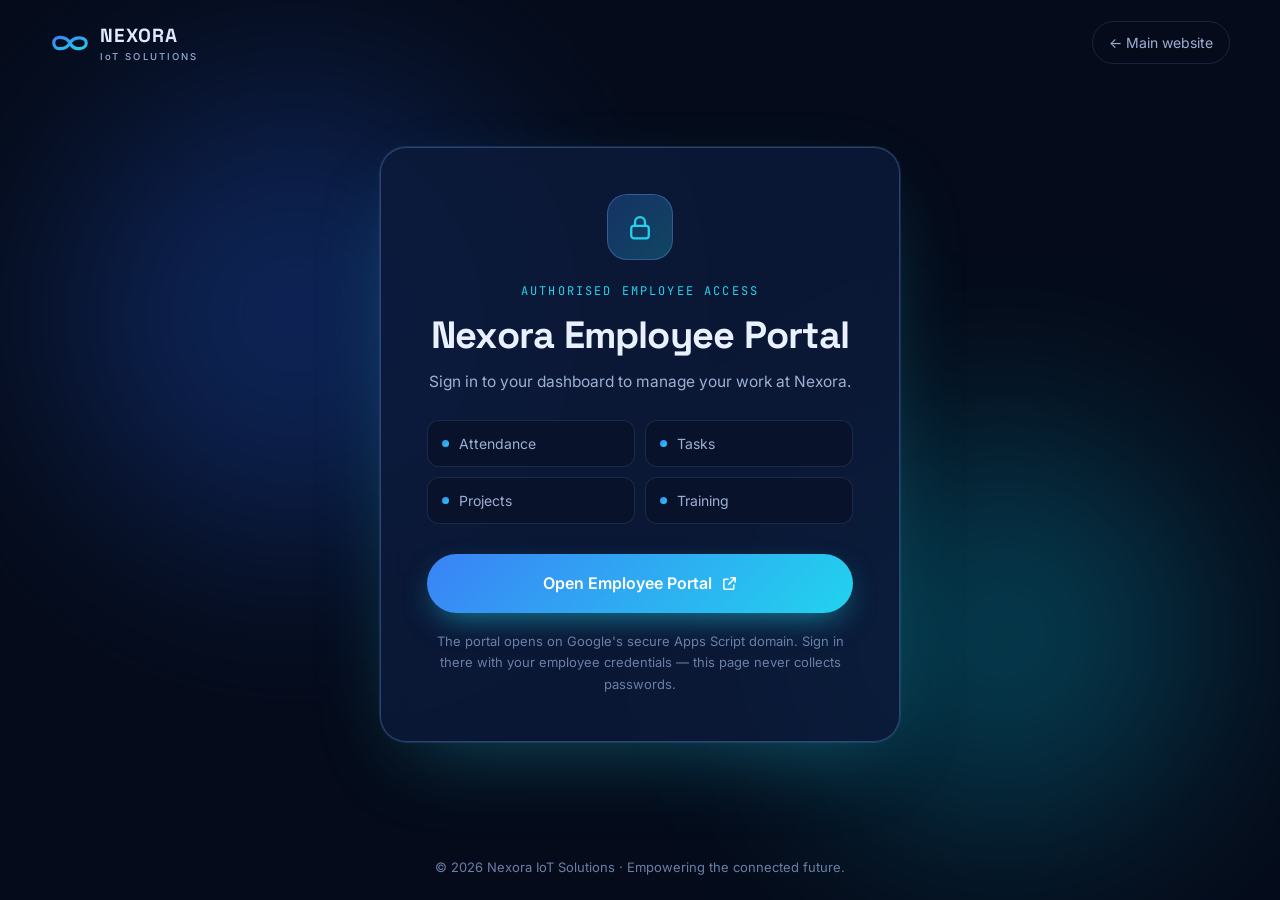
<file: employee/index.html>
<!DOCTYPE html>
<html lang="en">
<head>
<meta charset="utf-8">
<meta name="viewport" content="width=device-width, initial-scale=1">
<meta name="robots" content="noindex">
<title>Employee Login | Nexora IoT Solutions</title>
<link rel="icon" href="data:image/svg+xml,%3Csvg xmlns='http://www.w3.org/2000/svg' viewBox='0 0 64 32'%3E%3Cpath d='M32 16C26 6 8 4 8 16s18 10 24 0 22-10 24 0-18 12-24 0z' fill='none' stroke='%2322d3ee' stroke-width='5'/%3E%3C/svg%3E">
<link rel="preconnect" href="https://fonts.googleapis.com"><link rel="preconnect" href="https://fonts.gstatic.com" crossorigin>
<link href="https://fonts.googleapis.com/css2?family=Inter:wght@400;500;600&family=Space+Grotesk:wght@500;600;700&family=JetBrains+Mono:wght@400;500&display=swap" rel="stylesheet">
<style>
:root{--bg:#050b1a;--bg2:#08122a;--surface:#0c1a3a;--surface2:#11224a;--line:rgba(120,170,255,.16);--line2:rgba(120,170,255,.3);--text:#e9f0ff;--muted:#9db0d3;--faint:#6b7fa6;--brand2:#22d3ee;--grad:linear-gradient(135deg,#3b82f6,#22d3ee)}
*{box-sizing:border-box;margin:0;padding:0}
body{font-family:Inter,system-ui,sans-serif;background:var(--bg);color:var(--text);line-height:1.65;min-height:100vh;display:flex;flex-direction:column;-webkit-font-smoothing:antialiased;overflow-x:hidden}
a{color:inherit;text-decoration:none}
:focus-visible{outline:2px solid var(--brand2);outline-offset:3px;border-radius:8px}
header{display:flex;justify-content:space-between;align-items:center;padding:20px max(20px,calc((100vw - 1180px)/2))}
.brand{display:flex;align-items:center;gap:10px;font-family:'Space Grotesk',sans-serif;font-weight:700;font-size:19px;letter-spacing:.04em}
.brand svg{width:40px;height:20px}.brand small{display:block;font-family:Inter;font-weight:500;font-size:9.5px;letter-spacing:.22em;color:var(--muted);margin-top:-2px}
.back{color:var(--muted);font-size:14px;padding:9px 16px;border:1px solid var(--line);border-radius:999px;transition:.2s}.back:hover{color:var(--text);border-color:var(--brand2)}
main{flex:1;display:grid;place-items:center;padding:30px 20px 60px;position:relative}
main::before,main::after{content:"";position:absolute;border-radius:50%;filter:blur(100px);opacity:.28;pointer-events:none}
main::before{width:460px;height:460px;background:#2563eb;left:5%;top:0}main::after{width:400px;height:400px;background:#06b6d4;right:6%;bottom:0}
.panel{position:relative;z-index:1;width:min(520px,100%);padding:clamp(28px,5vw,46px);text-align:center;border:1px solid var(--line2);border-radius:26px;background:color-mix(in srgb,var(--surface) 85%,transparent);backdrop-filter:blur(14px);box-shadow:0 0 0 1px var(--line),0 30px 80px -30px rgba(34,211,238,.35);animation:in .6s cubic-bezier(.2,.8,.2,1)}
@keyframes in{from{opacity:0;transform:translateY(20px)}to{opacity:1;transform:none}}
.lock{width:66px;height:66px;margin:0 auto 22px;border-radius:20px;display:grid;place-items:center;background:linear-gradient(135deg,rgba(59,130,246,.25),rgba(34,211,238,.25));border:1px solid var(--line2);color:var(--brand2)}
.lock svg{width:30px;height:30px;stroke:currentColor;fill:none;stroke-width:1.8;stroke-linecap:round;stroke-linejoin:round}
.eyebrow{font-family:'JetBrains Mono',monospace;font-size:12px;letter-spacing:.18em;text-transform:uppercase;color:var(--brand2)}
h1{font-family:'Space Grotesk',sans-serif;font-size:clamp(28px,5vw,38px);letter-spacing:-.02em;line-height:1.12;margin:12px 0}
p.lead{color:var(--muted);font-size:15.5px}
.feat{display:grid;grid-template-columns:repeat(2,1fr);gap:10px;margin:26px 0 8px;text-align:left}
.feat div{padding:11px 14px;border:1px solid var(--line);border-radius:12px;background:var(--bg2);font-size:14px;color:var(--muted);display:flex;gap:10px;align-items:center}
.feat div::before{content:"";width:7px;height:7px;border-radius:50%;background:var(--grad);flex:none}
.btn{display:inline-flex;align-items:center;justify-content:center;gap:9px;width:100%;margin-top:22px;padding:16px 24px;border-radius:999px;font-weight:600;font-size:16px;color:#fff;background:var(--grad);box-shadow:0 12px 32px -10px rgba(34,211,238,.6);transition:.2s}
.btn:hover{transform:translateY(-2px)}.btn svg{width:17px;height:17px;stroke:currentColor;fill:none;stroke-width:2.2;stroke-linecap:round;stroke-linejoin:round}
.note{font-size:13px;color:var(--faint);margin-top:18px}
footer{text-align:center;padding:22px;color:var(--faint);font-size:13px}
@media(max-width:420px){.feat{grid-template-columns:1fr}}
@media(prefers-reduced-motion:reduce){*{animation:none!important;transition:none!important}}
</style>
</head>
<body>
<header>
  <a class="brand" href="../#/home" aria-label="Nexora IoT Solutions home">
    <svg viewBox="0 0 64 32" fill="none"><defs><linearGradient id="g" x1="0" y1="0" x2="1" y2="1"><stop offset="0" stop-color="#3b82f6"/><stop offset="1" stop-color="#22d3ee"/></linearGradient></defs><path d="M32 16C26 5 6 3 6 16s20 11 26 0 26-11 26 0-20 13-26 0z" stroke="url(#g)" stroke-width="5" stroke-linejoin="round"/></svg>
    <span>NEXORA<small>IoT SOLUTIONS</small></span>
  </a>
  <a class="back" href="../#/home">← Main website</a>
</header>
<main>
  <section class="panel">
    <div class="lock"><svg viewBox="0 0 24 24"><rect x="5" y="11" width="14" height="10" rx="2"/><path d="M8 11V8a4 4 0 0 1 8 0v3"/></svg></div>
    <p class="eyebrow">Authorised employee access</p>
    <h1>Nexora Employee Portal</h1>
    <p class="lead">Sign in to your dashboard to manage your work at Nexora.</p>
    <div class="feat"><div>Attendance</div><div>Tasks</div><div>Projects</div><div>Training</div></div>
    <a class="btn" href="https://script.google.com/macros/s/AKfycbzcqMPTnZosO-YPItsREfu2ltaMpyS0TQiUMI5boca9J_ibXq1QrV9j76Qtt8c0nAZ-/exec" rel="noopener noreferrer">Open Employee Portal <svg viewBox="0 0 24 24"><path d="M14 4h6v6M20 4l-9 9M18 14v5a1 1 0 0 1-1 1H5a1 1 0 0 1-1-1V7a1 1 0 0 1 1-1h5"/></svg></a>
    <p class="note">The portal opens on Google's secure Apps Script domain. Sign in there with your employee credentials — this page never collects passwords.</p>
  </section>
</main>
<footer>© <span id="y"></span> Nexora IoT Solutions · Empowering the connected future.</footer>
<script>document.getElementById("y").textContent=new Date().getFullYear()</script>
</body>
</html>
</file>
